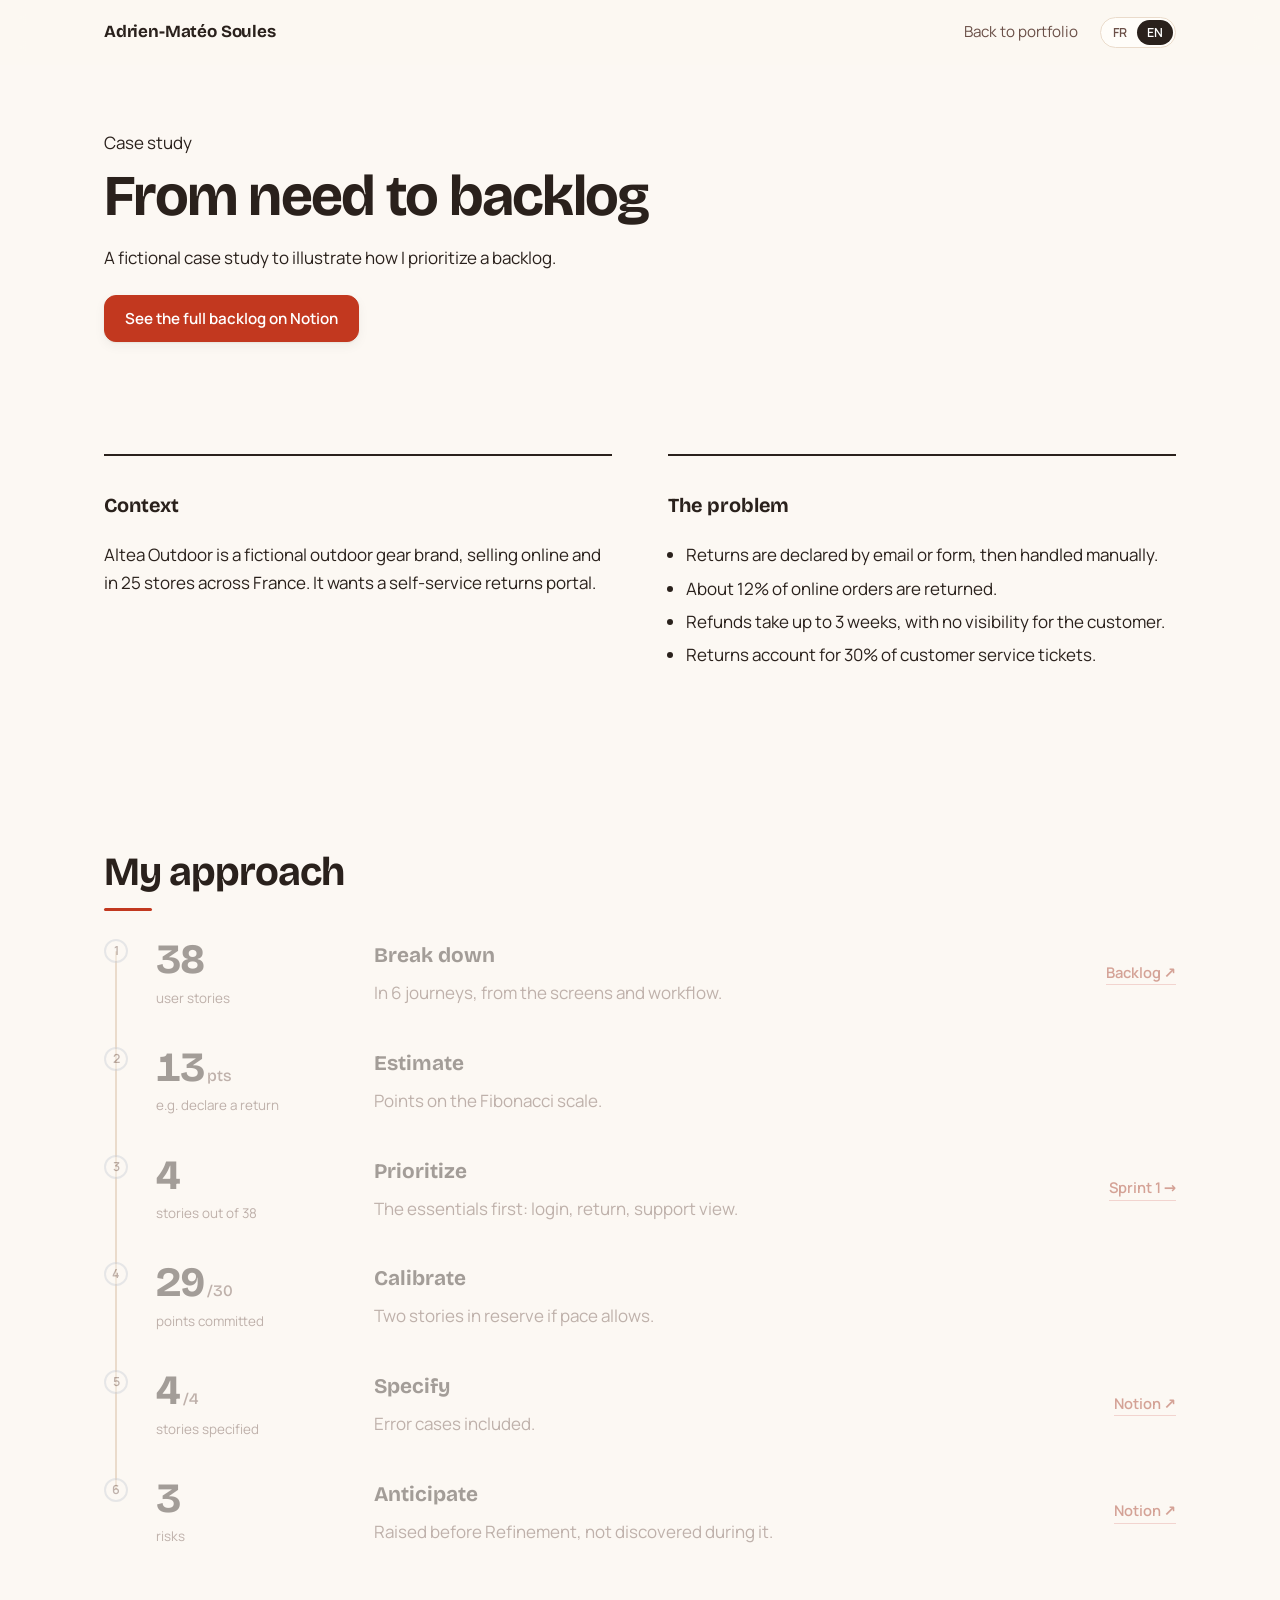
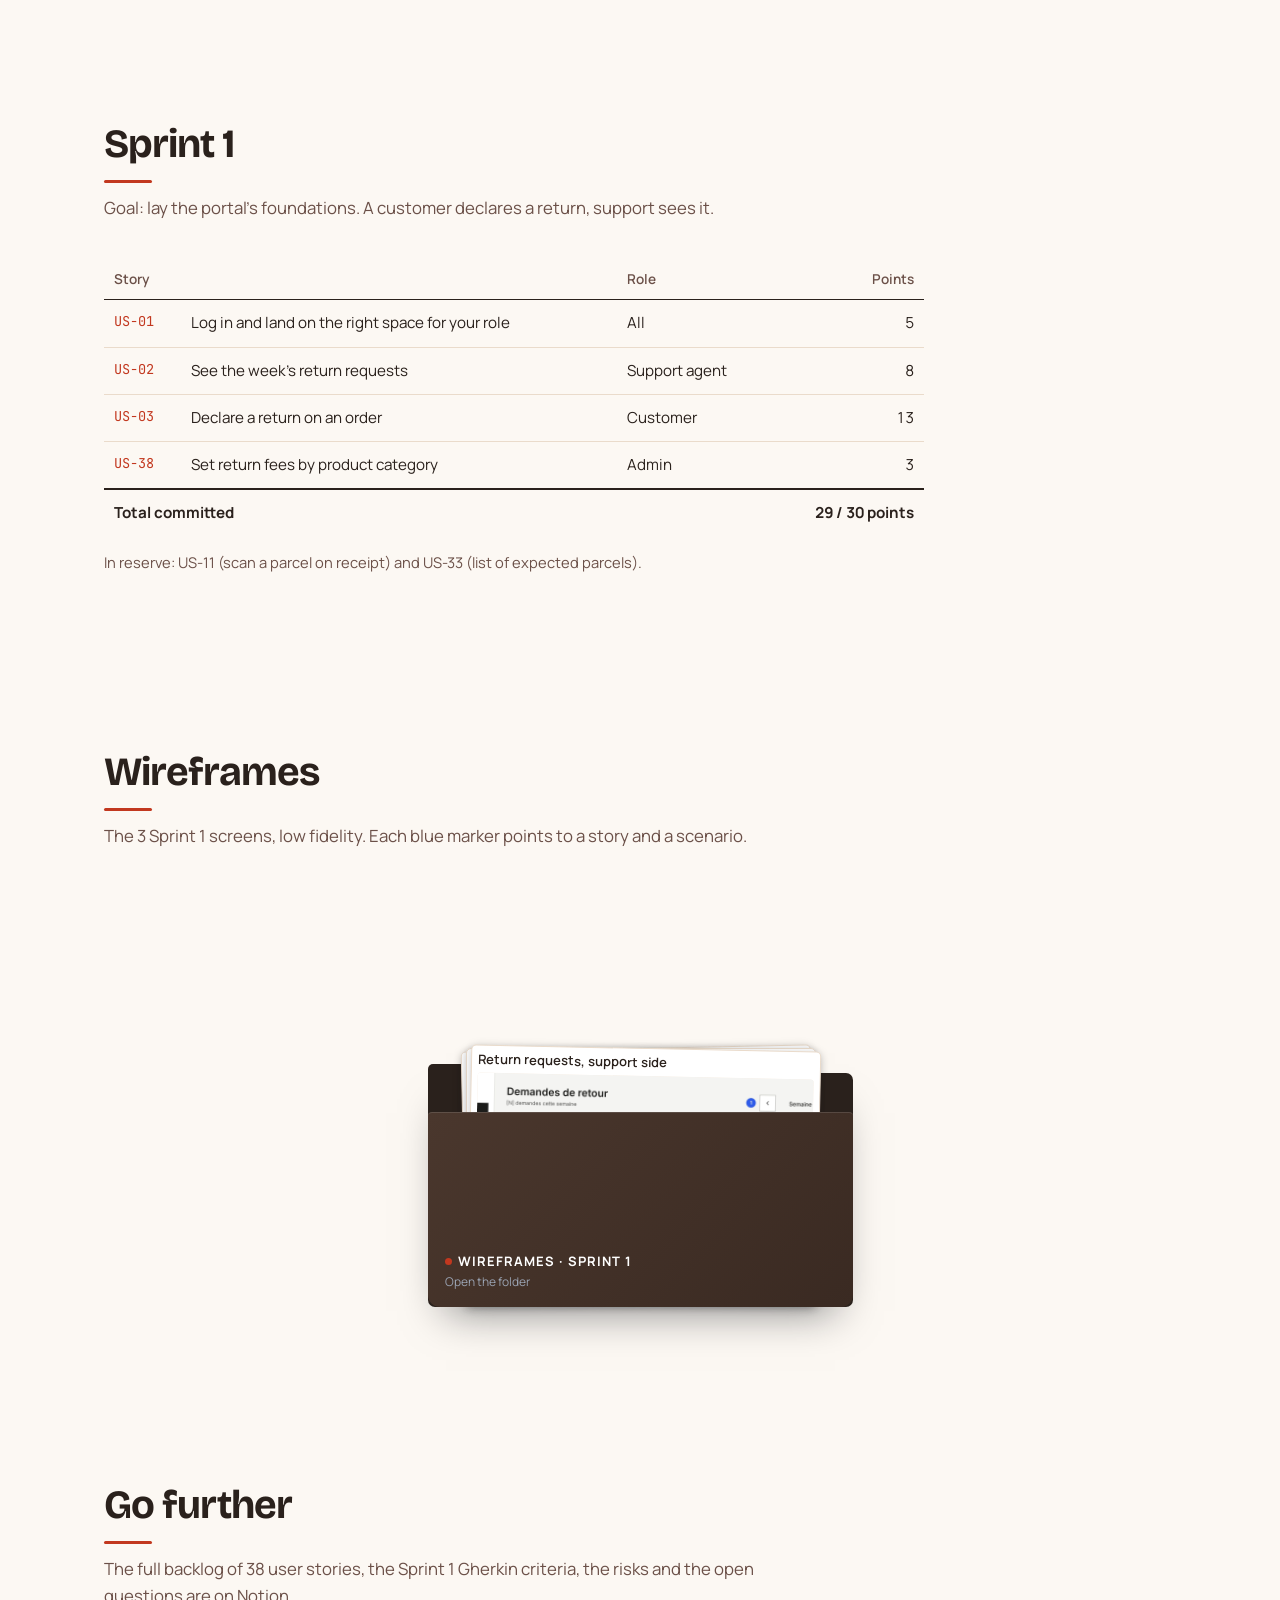
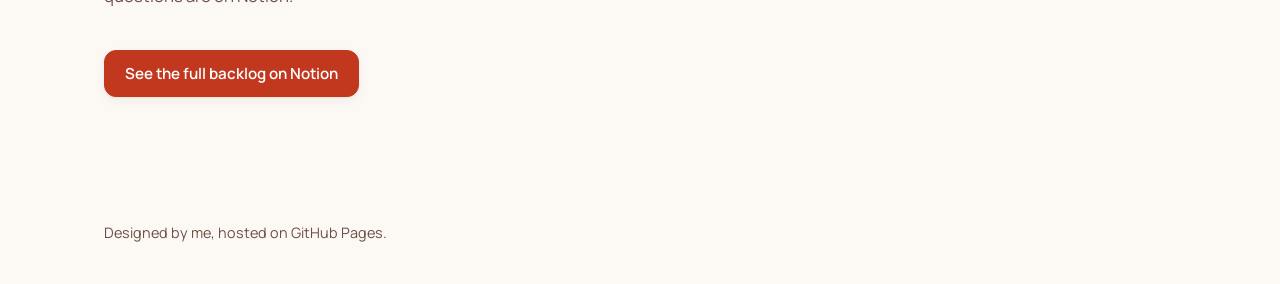
<file: backlog.html>
<!doctype html>
<html lang="fr">
<head>
  <meta charset="utf-8">
  <meta name="viewport" content="width=device-width, initial-scale=1">
  <title>Du besoin au backlog — Adrien-Matéo Soules</title>
  <meta name="description" content="Étude de cas : cadrage d'un portail de retours e-commerce, backlog de 38 user stories, Sprint 1 priorisé, critères Gherkin et wireframes.">
  <meta property="og:title" content="Du besoin au backlog — Adrien-Matéo Soules">
  <meta property="og:description" content="Étude de cas : cadrage d'un portail de retours e-commerce, backlog de 38 user stories, Sprint 1 priorisé, critères Gherkin et wireframes.">
  <meta property="og:image" content="https://adrienmateo-soules.com/images/photo.jpg">
  <link rel="icon" href="data:image/svg+xml,%3Csvg xmlns='http://www.w3.org/2000/svg' viewBox='0 0 32 32'%3E%3Crect width='32' height='32' rx='8' fill='%23C2381F'/%3E%3Ctext x='16' y='21.5' font-family='Arial' font-weight='700' font-size='14' fill='white' text-anchor='middle'%3EAS%3C/text%3E%3C/svg%3E">
  <link rel="stylesheet" href="css/fonts.css">
  <link rel="stylesheet" href="css/style.css">
</head>
<body data-page="backlog">
  <a class="skip" href="#main" data-i18n="ui.skip">Aller au contenu</a>
  <header class="topbar">
    <div class="wrap topbar-inner">
      <a class="brand" href="index.html" data-langlink="index.html">Adrien-Matéo Soules</a>
      <a class="back" href="index.html" data-langlink="index.html" data-hash="#work" data-i18n="ui.back">Retour au portfolio</a>
      <div class="lang" role="group" aria-label="Langue / Language">
        <button type="button" data-lang="fr" aria-pressed="true">FR</button>
        <button type="button" data-lang="en" aria-pressed="false">EN</button>
      </div>
    </div>
  </header>

  <main id="main">
    <div id="bl-root"></div>

    <section class="wrap project-hero">
      <span class="kind hero-in" data-i18n="backlog.kind"></span>
      <h1 class="hero-in" style="--i:1" data-i18n="backlog.title"></h1>
      <p class="pitch hero-in" style="--i:2" data-i18n="backlog.lead"></p>
      <div class="actions">
        <a class="btn primary notion-link" href="#" target="_blank" rel="noopener" data-i18n="backlog.notionCta"></a>
      </div>
    </section>

    <section class="section wrap">
      <div class="goals">
        <article class="goal">
          <h3 data-i18n="backlog.contextTitle"></h3>
          <p data-i18n="backlog.context"></p>
        </article>
        <article class="goal">
          <h3 data-i18n="backlog.problemTitle"></h3>
          <ul class="plain-list" id="bl-problem"></ul>
        </article>
      </div>
    </section>

    <section class="section wrap">
      <h2 data-i18n="backlog.approachTitle"></h2>
      <div class="ap" id="bl-ap"><div class="ap-trk" aria-hidden="true"><div class="ap-fil"></div></div><ol class="approach" id="bl-approach"></ol></div>
    </section>

    <section class="section wrap" id="sprint">
      <h2 data-i18n="backlog.sprintTitle"></h2>
      <p class="lead" data-i18n="backlog.sprintLead"></p>
      <div class="table-wrap sprint-wrap"><table class="sprint" id="bl-sprint"></table></div>
      <p class="reserve" data-i18n="backlog.reserve"></p>
    </section>

    <section class="section wrap">
      <h2 data-i18n="backlog.wfTitle"></h2>
      <p class="lead" data-i18n="backlog.wfLead"></p>
      <div id="bl-wf"></div>
    </section>

    <section class="section wrap more">
      <h2 data-i18n="backlog.moreTitle"></h2>
      <p class="lead" data-i18n="backlog.moreText"></p>
      <a class="btn primary notion-link" href="#" target="_blank" rel="noopener" data-i18n="backlog.notionCta"></a>
    </section>
  </main>

  <dialog class="modal wfbox" id="wf-modal" aria-labelledby="wf-title">
    <button type="button" class="modal-close" id="wf-close" data-i18n-label="ui.close" aria-label="Fermer">×</button>
    <div id="wf-body"></div>
  </dialog>

  <footer class="footer">
    <div class="wrap" data-i18n="footer"></div>
  </footer>

  <script src="js/content.js"></script>
  <script src="js/tools.js"></script>
  <script src="js/main.js"></script>
</body>
</html>
</file>
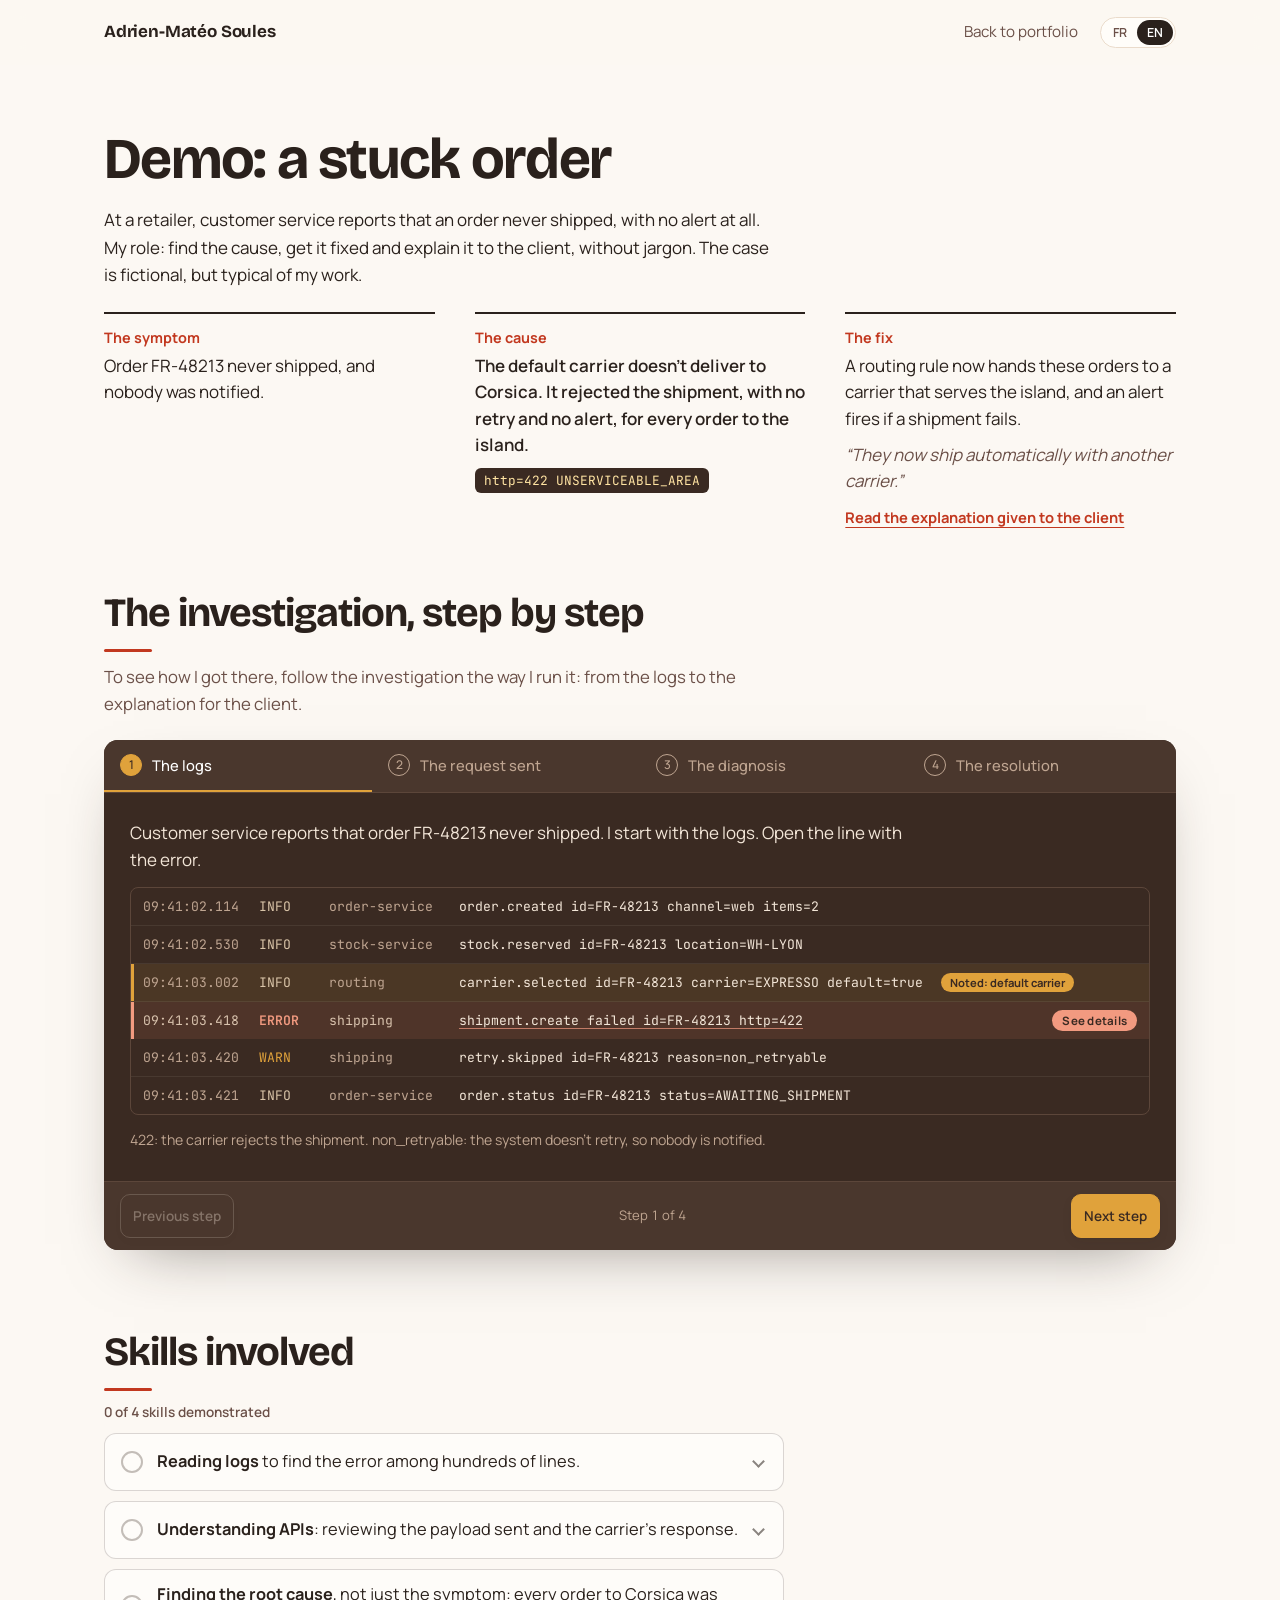
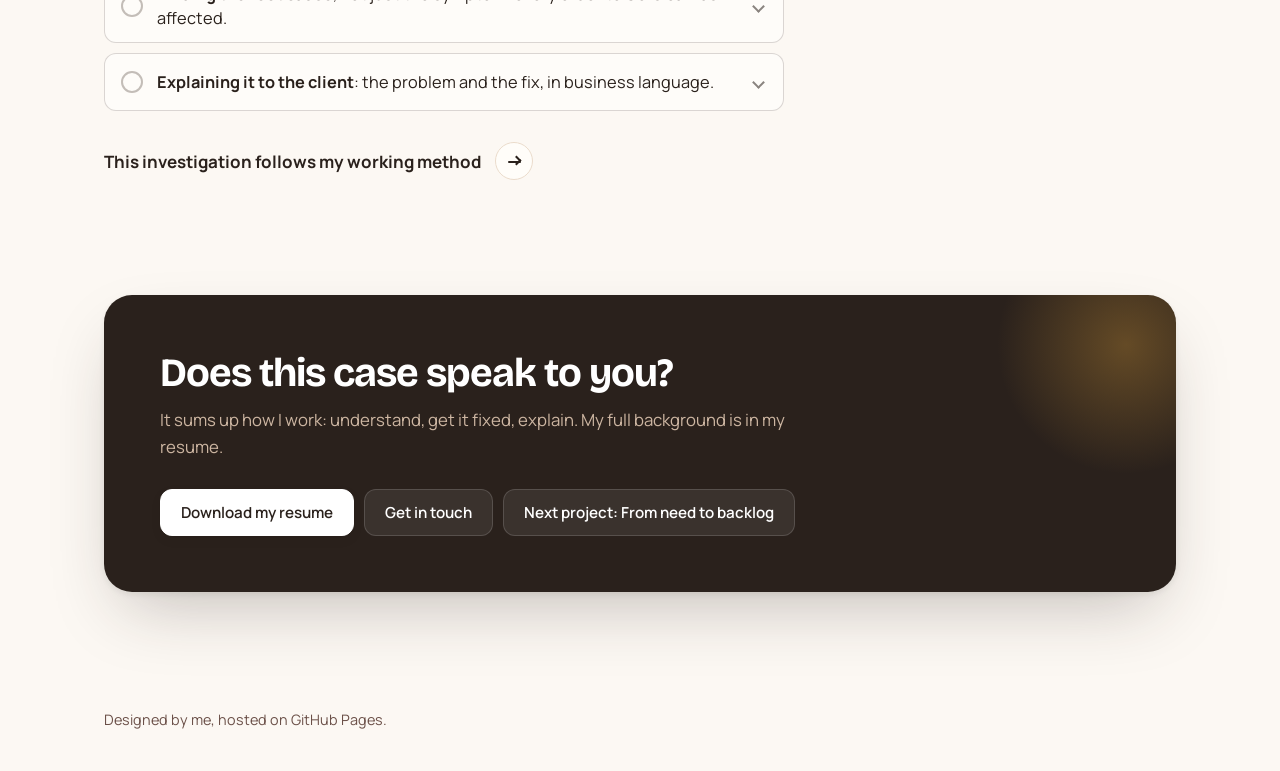
<file: demo.html>
<!doctype html>
<html lang="fr">
<head>
  <meta charset="utf-8">
  <meta name="viewport" content="width=device-width, initial-scale=1">
  <title>Démo : une commande bloquée — Adrien-Matéo Soules</title>
  <meta name="description" content="Une enquête pas à pas, des logs jusqu'à l'explication au client : un cas fictif mais typique de mon travail de Business Analyst IT.">
  <meta property="og:title" content="Démo : une commande bloquée — Adrien-Matéo Soules">
  <meta property="og:description" content="Une enquête pas à pas, des logs jusqu'à l'explication au client : un cas fictif mais typique de mon travail de Business Analyst IT.">
  <meta property="og:image" content="https://adrienmateo-soules.com/images/og-image.jpg">
  <link rel="icon" href="data:image/svg+xml,%3Csvg xmlns='http://www.w3.org/2000/svg' viewBox='0 0 32 32'%3E%3Crect width='32' height='32' rx='8' fill='%23C2381F'/%3E%3Ctext x='16' y='21.5' font-family='Arial' font-weight='700' font-size='14' fill='white' text-anchor='middle'%3EAS%3C/text%3E%3C/svg%3E">
  <link rel="stylesheet" href="css/fonts.css">
  <link rel="stylesheet" href="css/style.css">
</head>
<body data-page="demo">
  <a class="skip" href="#main" data-i18n="ui.skip">Aller au contenu</a>
  <header class="topbar">
    <div class="wrap topbar-inner">
      <a class="brand" href="index.html" data-langlink="index.html">Adrien-Matéo Soules</a>
      <a class="back" href="index.html" data-langlink="index.html" data-hash="#work" data-i18n="ui.back">Retour au portfolio</a>
      <div class="lang" role="group" aria-label="Langue / Language">
        <button type="button" data-lang="fr" aria-pressed="true">FR</button>
        <button type="button" data-lang="en" aria-pressed="false">EN</button>
      </div>
    </div>
  </header>

  <main id="main">
    <!-- l'essentiel d'abord : un recruteur qui ne clique pas repart avec le symptôme, la cause et la solution -->
    <section class="wrap project-hero demo-hero">
      <h1 class="hero-in" data-i18n="demo.title">Démo : une commande bloquée</h1>
      <p class="pitch hero-in" style="--i:1" data-i18n="demo.lead"></p>
      <dl class="demo-summary hero-in" style="--i:2" id="demo-summary"></dl>
    </section>

    <section class="section wrap demo-investigation" aria-labelledby="demo-inv-title">
      <h2 id="demo-inv-title" data-i18n="demo.investigationTitle"></h2>
      <p class="lead" data-i18n="demo.investigationLead"></p>
      <div class="console" id="console">
        <div class="steps" id="demo-steps" role="tablist" data-i18n-label="demo.stepsLabel"></div>
        <div class="console-body" id="demo-body" role="tabpanel" tabindex="-1"></div>
        <div class="console-foot">
          <button type="button" class="btn small" id="demo-prev" data-i18n="demo.prev"></button>
          <span class="step-count" id="demo-count" aria-hidden="true"></span>
          <button type="button" class="btn small primary" id="demo-next" data-i18n="demo.next"></button>
        </div>
        <p class="sr-only" id="demo-status" aria-live="polite"></p>
      </div>
    </section>

    <section class="section wrap">
      <h2 class="reveal" id="demo-proves-title" tabindex="-1" data-i18n="demo.provesTitle"></h2>
      <p class="proves-count reveal" id="demo-proves-count"></p>
      <ul class="demo-proves reveal" id="demo-proves"></ul>
      <a class="demo-method reveal" href="methode.html" data-langlink="methode.html"><span data-i18n="demo.methodLink"></span><span class="pj-arrow" aria-hidden="true"></span></a>
    </section>

    <section class="section wrap demo-end">
      <div class="contact-card">
        <h2 data-i18n="demo.endTitle"></h2>
        <p class="lead" data-i18n="demo.endLead"></p>
        <div class="actions">
          <a class="btn primary" data-cv href="#" download hidden data-i18n="hero.ctaCv"></a>
          <a class="btn" data-href="mail" href="#" data-i18n="hero.ctaContact"></a>
          <a class="btn" href="backlog.html" data-langlink="backlog.html" data-i18n="demo.nextProject"></a>
        </div>
      </div>
    </section>
  </main>

  <footer class="footer">
    <div class="wrap" data-i18n="footer"></div>
  </footer>

  <script src="js/content.js"></script>
  <script src="js/tools.js"></script>
  <script src="js/main.js"></script>
</body>
</html>
</file>
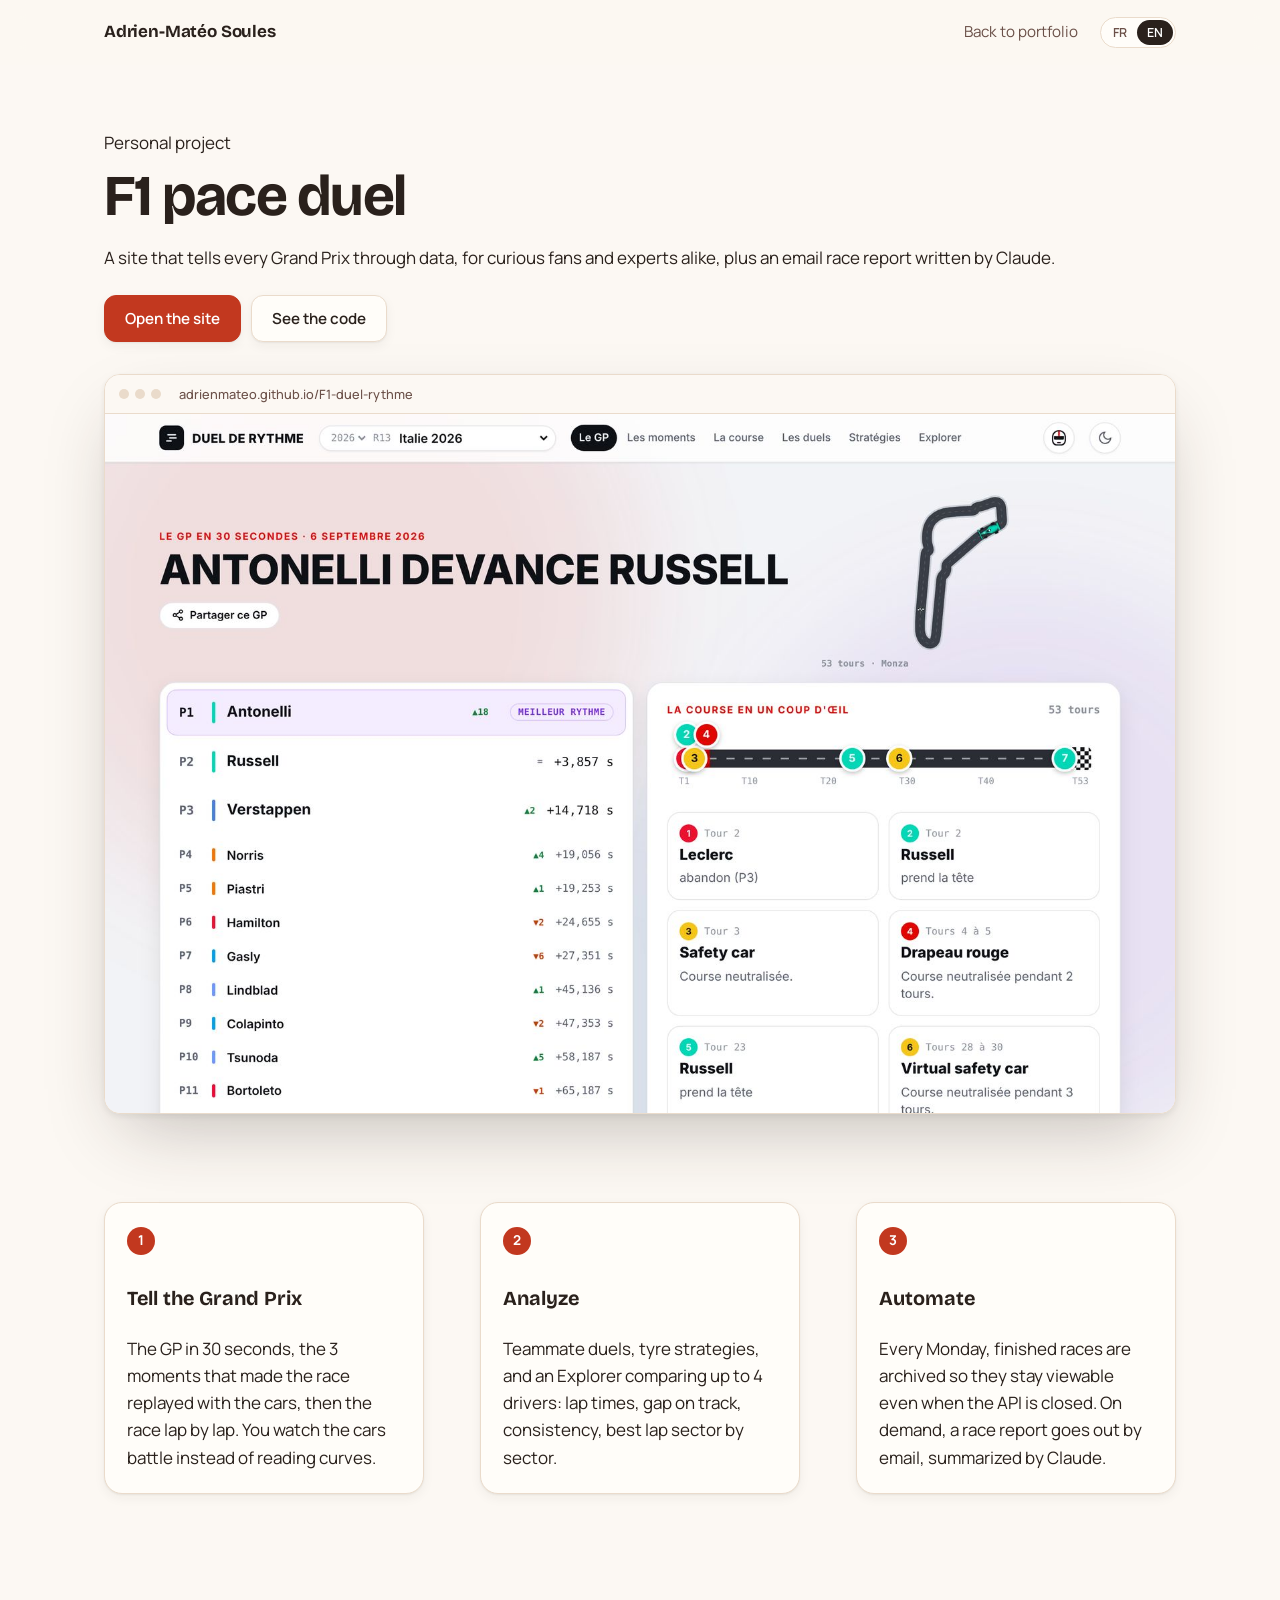
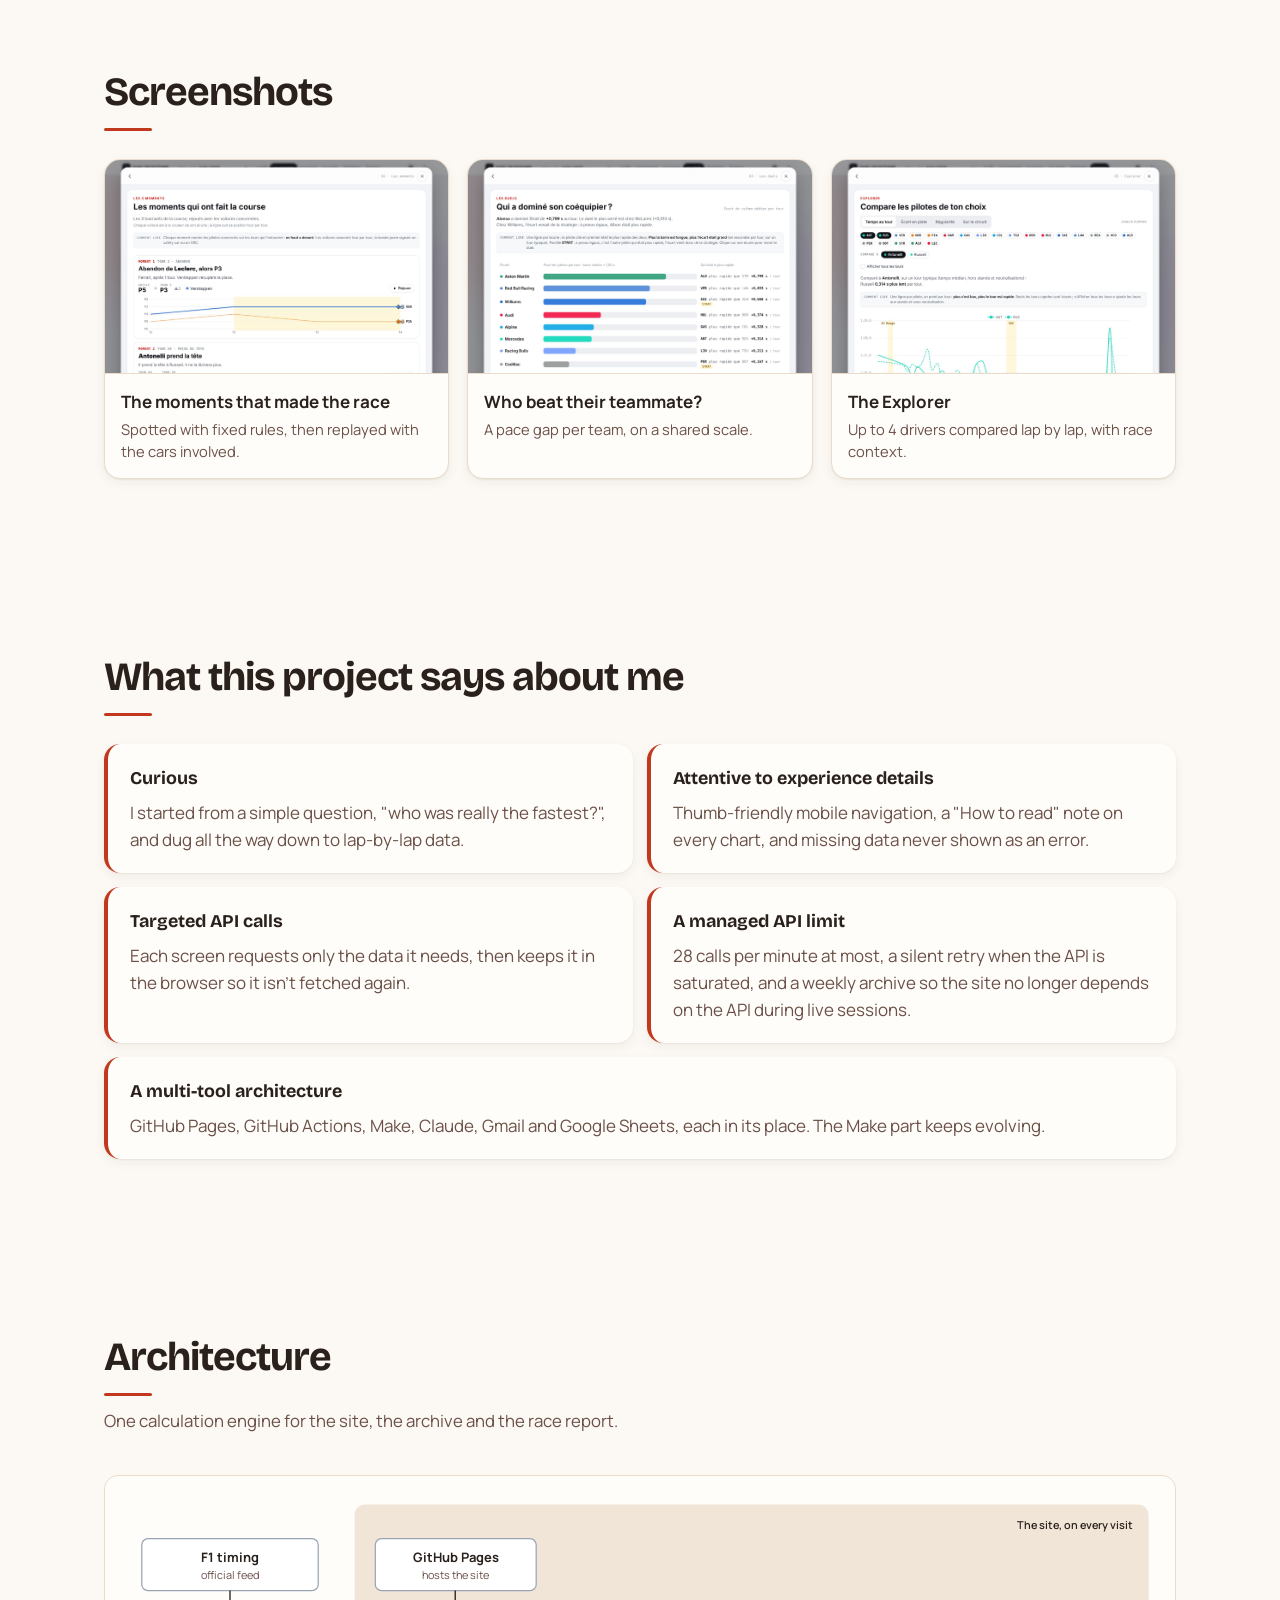
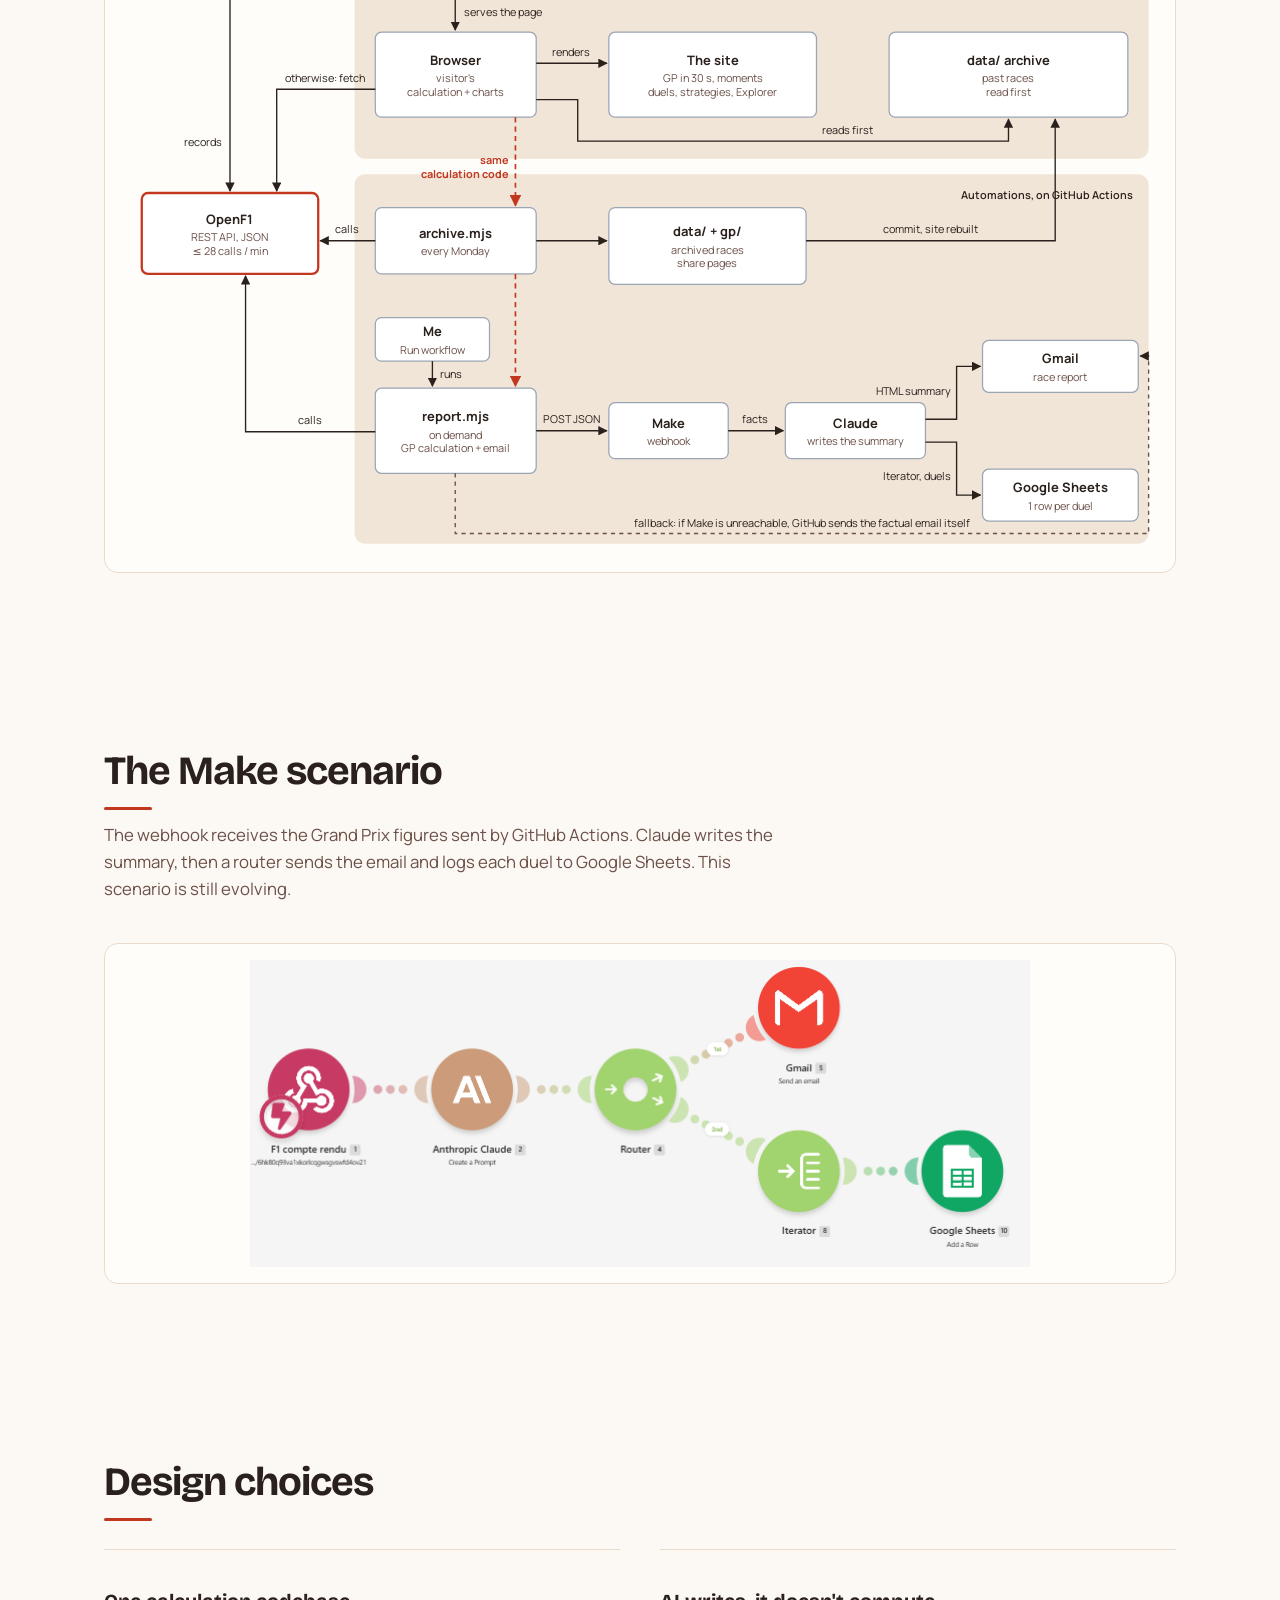
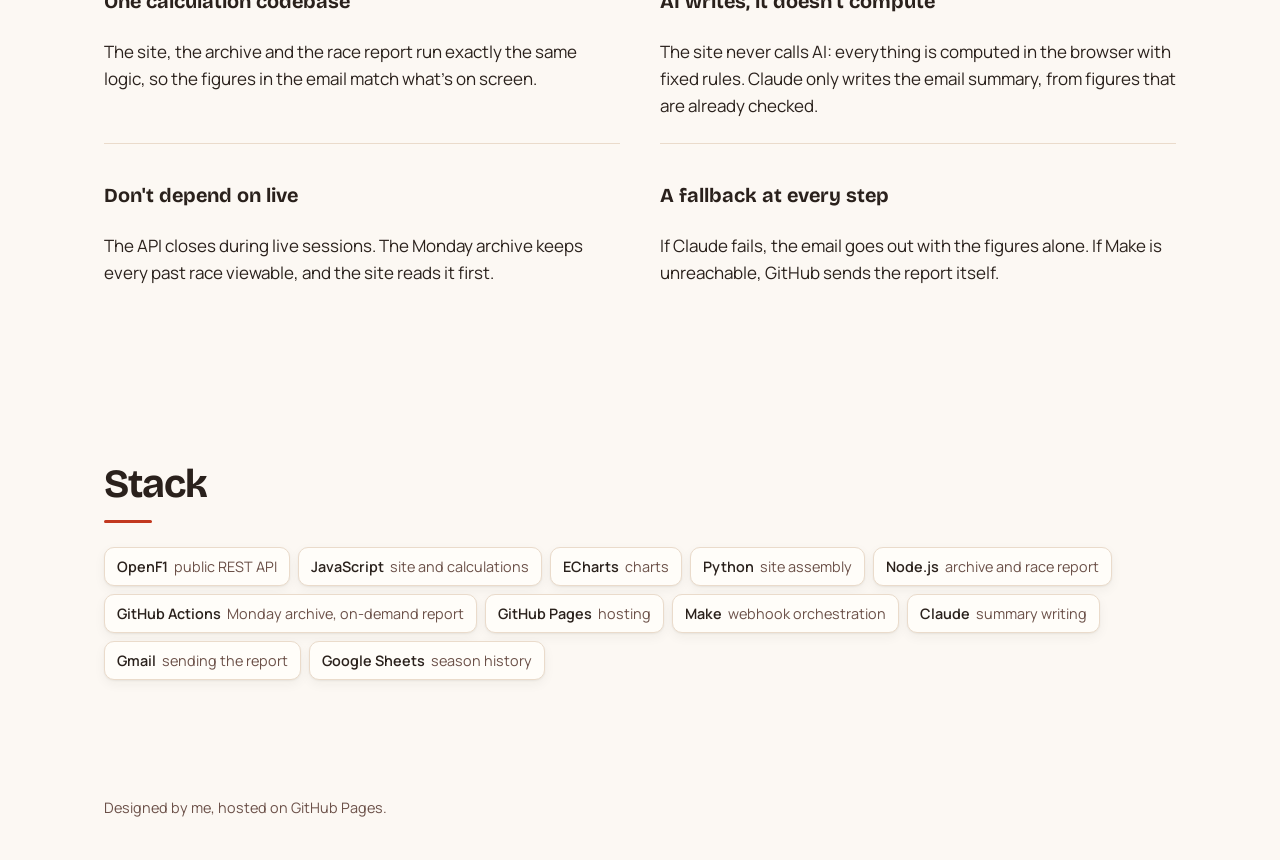
<file: f1.html>
<!doctype html>
<html lang="fr">
<head>
  <meta charset="utf-8">
  <meta name="viewport" content="width=device-width, initial-scale=1">
  <title>Duel de rythme F1 — Adrien-Matéo Soules</title>
  <meta name="description" content="Un dashboard pour comparer les pilotes de F1 au-delà du classement, et une automatisation qui résume chaque Grand Prix par mail.">
  <meta property="og:title" content="Analyse de performance F1 — Adrien-Matéo Soules">
  <meta property="og:description" content="Un dashboard pour comparer les pilotes de F1 au-delà du classement, et une automatisation qui résume chaque Grand Prix par mail.">
  <meta property="og:image" content="https://adrienmateo-soules.com/images/photo.jpg">
  <link rel="icon" href="data:image/svg+xml,%3Csvg xmlns='http://www.w3.org/2000/svg' viewBox='0 0 32 32'%3E%3Crect width='32' height='32' rx='8' fill='%23C2381F'/%3E%3Ctext x='16' y='21.5' font-family='Arial' font-weight='700' font-size='14' fill='white' text-anchor='middle'%3EAS%3C/text%3E%3C/svg%3E">
  <link rel="stylesheet" href="css/fonts.css">
  <link rel="stylesheet" href="css/style.css">
</head>
<body data-page="f1">
  <a class="skip" href="#main" data-i18n="ui.skip">Aller au contenu</a>
  <header class="topbar">
    <div class="wrap topbar-inner">
      <a class="brand" href="index.html" data-langlink="index.html">Adrien-Matéo Soules</a>
      <a class="back" href="index.html" data-langlink="index.html" data-hash="#work" data-i18n="ui.back">Retour au portfolio</a>
      <div class="lang" role="group" aria-label="Langue / Language">
        <button type="button" data-lang="fr" aria-pressed="true">FR</button>
        <button type="button" data-lang="en" aria-pressed="false">EN</button>
      </div>
    </div>
  </header>

  <main id="main">
    <div id="f1-root"></div>

    <section class="wrap project-hero">
      <span class="kind hero-in" data-i18n="f1.kind"></span>
      <h1 class="hero-in" style="--i:1" data-i18n="f1.title"></h1>
      <p class="pitch hero-in" style="--i:2" data-i18n="f1.lead"></p>
      <div class="actions hero-in" style="--i:3">
        <a class="btn primary" data-href="dashboardF1" href="https://adrienmateo.github.io/F1-duel-rythme/" target="_blank" rel="noopener" data-i18n="f1.open"></a>
        <a class="btn" data-href="repoF1" href="https://github.com/adrienmateo/F1-duel-rythme" target="_blank" rel="noopener" data-i18n="f1.code"></a>
      </div>
    </section>

    <section class="wrap">
      <figure class="browser-frame hero-in" style="--i:4">
        <span class="bf-bar" aria-hidden="true"><i></i><i></i><i></i><b>adrienmateo.github.io/F1-duel-rythme</b></span>
        <img id="f1-hero-img" src="images/f1-gp.jpg" alt="" width="1600" height="1046">
      </figure>
    </section>

    <section class="section wrap">
      <div class="goals goals-3" id="f1-goals"></div>
    </section>

    <section class="section wrap">
      <h2 class="reveal" data-i18n="f1.galleryTitle"></h2>
      <div class="gallery reveal" id="f1-gallery"></div>
    </section>

    <section class="section wrap">
      <h2 class="reveal" data-i18n="f1.traitsTitle"></h2>
      <ul class="traits reveal" id="f1-traits"></ul>
    </section>

    <section class="section wrap">
      <div class="reveal">
        <h2 data-i18n="f1.archTitle"></h2>
        <p class="lead" data-i18n="f1.archLead"></p>
      </div>
      <div class="arch-wrap reveal" id="f1-arch"></div>
      <p class="scroll-hint" data-i18n="f1.scrollHint"></p>
    </section>

    <section class="section wrap">
      <div class="reveal">
        <h2 data-i18n="f1.makeTitle"></h2>
        <p class="lead" data-i18n="f1.makeText"></p>
      </div>
      <figure class="shot reveal"><img id="f1-make-img" src="images/make-f1.png" alt="" width="777" height="306" loading="lazy"></figure>
    </section>

    <section class="section wrap">
      <h2 class="reveal" data-i18n="f1.choicesTitle"></h2>
      <ul class="choices choices-4 reveal" id="f1-choices"></ul>
    </section>

    <section class="section wrap">
      <h2 class="reveal" data-i18n="f1.stackTitle"></h2>
      <ul class="tools reveal" id="f1-stack"></ul>
    </section>
  </main>

  <footer class="footer">
    <div class="wrap" data-i18n="footer"></div>
  </footer>

  <script src="js/content.js"></script>
  <script src="js/tools.js"></script>
  <script src="js/main.js"></script>
</body>
</html>
</file>
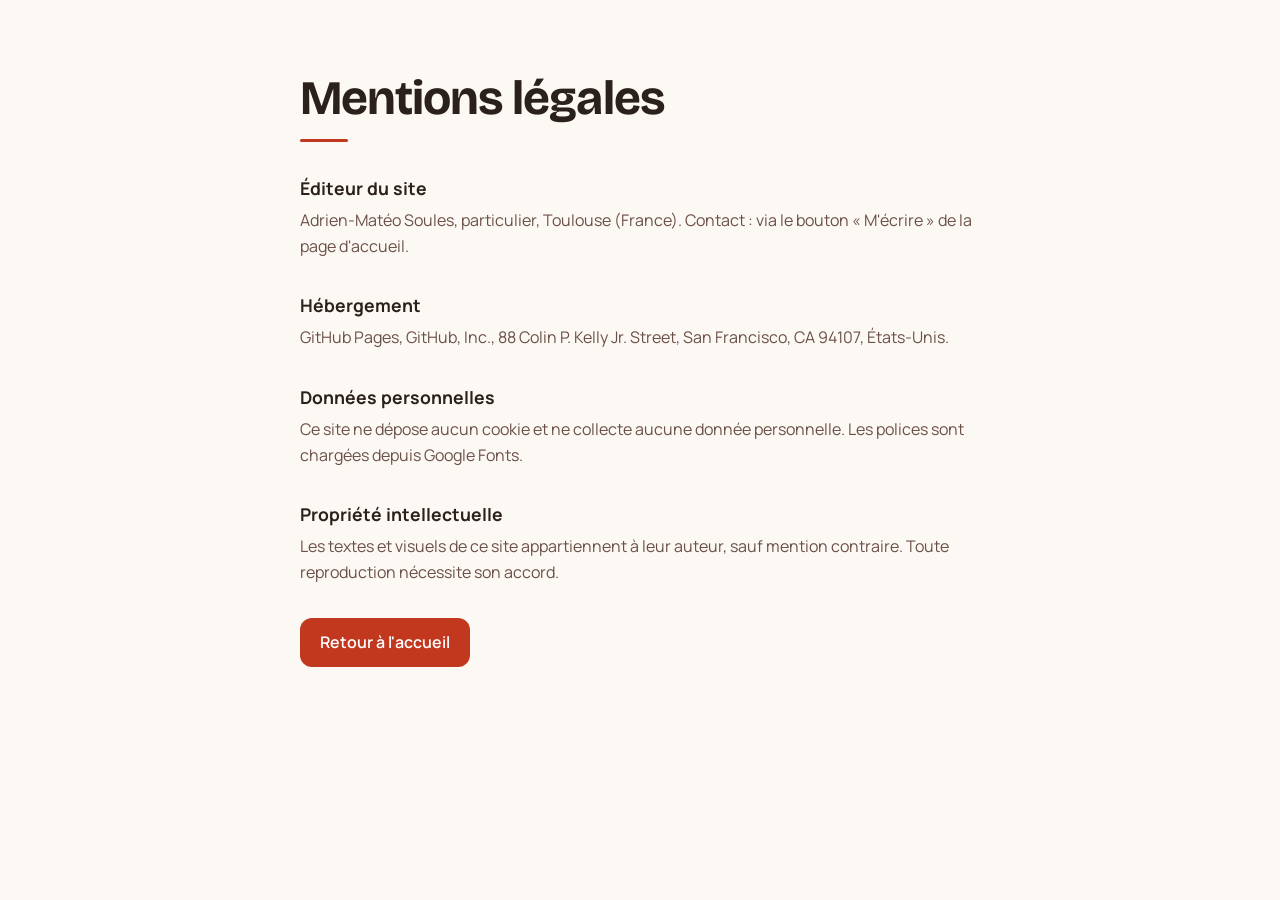
<file: mentions-legales.html>
<!doctype html>
<html lang="fr">
<head>
  <meta charset="utf-8">
  <meta name="viewport" content="width=device-width, initial-scale=1">
  <title>Mentions légales — Adrien-Matéo Soules</title>
  <meta name="robots" content="noindex">
  <link rel="icon" href="data:image/svg+xml,%3Csvg xmlns='http://www.w3.org/2000/svg' viewBox='0 0 32 32'%3E%3Crect width='32' height='32' rx='8' fill='%23C2381F'/%3E%3Ctext x='16' y='21.5' font-family='Arial' font-weight='700' font-size='14' fill='white' text-anchor='middle'%3EAS%3C/text%3E%3C/svg%3E">
  <link rel="stylesheet" href="css/fonts.css">
  <style>
    body { margin: 0; font-family: "Manrope", system-ui, sans-serif; background: #FCF8F3; color: #2A211C; line-height: 1.6; }
    main { max-width: 680px; margin: 0 auto; padding: 72px 24px; }
    h1 { font-family: "Bricolage Grotesque", "Manrope", sans-serif; font-size: clamp(2rem, 6vw, 3rem); letter-spacing: -.02em; line-height: 1.1; margin: 0 0 16px; }
    h1::after { content: ""; display: block; width: 48px; height: 3px; border-radius: 3px; background: #C2381F; margin-top: 14px; }
    h2 { font-size: 1.1rem; margin: 32px 0 6px; }
    p { color: #6B5048; margin: 0 0 12px; }
    a.btn { display: inline-flex; margin-top: 20px; padding: 12px 20px; border-radius: 12px; background: #C2381F; color: #fff; font-weight: 600; text-decoration: none; }
    a { color: #2A211C; }
  </style>
</head>
<body>
  <main>
    <h1>Mentions légales</h1>
    <h2>Éditeur du site</h2>
    <p>Adrien-Matéo Soules, particulier, Toulouse (France). Contact : via le bouton « M'écrire » de la page d'accueil.</p>
    <h2>Hébergement</h2>
    <p>GitHub Pages, GitHub, Inc., 88 Colin P. Kelly Jr. Street, San Francisco, CA 94107, États-Unis.</p>
    <h2>Données personnelles</h2>
    <p>Ce site ne dépose aucun cookie et ne collecte aucune donnée personnelle. Les polices sont chargées depuis Google Fonts.</p>
    <h2>Propriété intellectuelle</h2>
    <p>Les textes et visuels de ce site appartiennent à leur auteur, sauf mention contraire. Toute reproduction nécessite son accord.</p>
    <a class="btn" href="index.html">Retour à l'accueil</a></main>
</body>
</html>
</file>
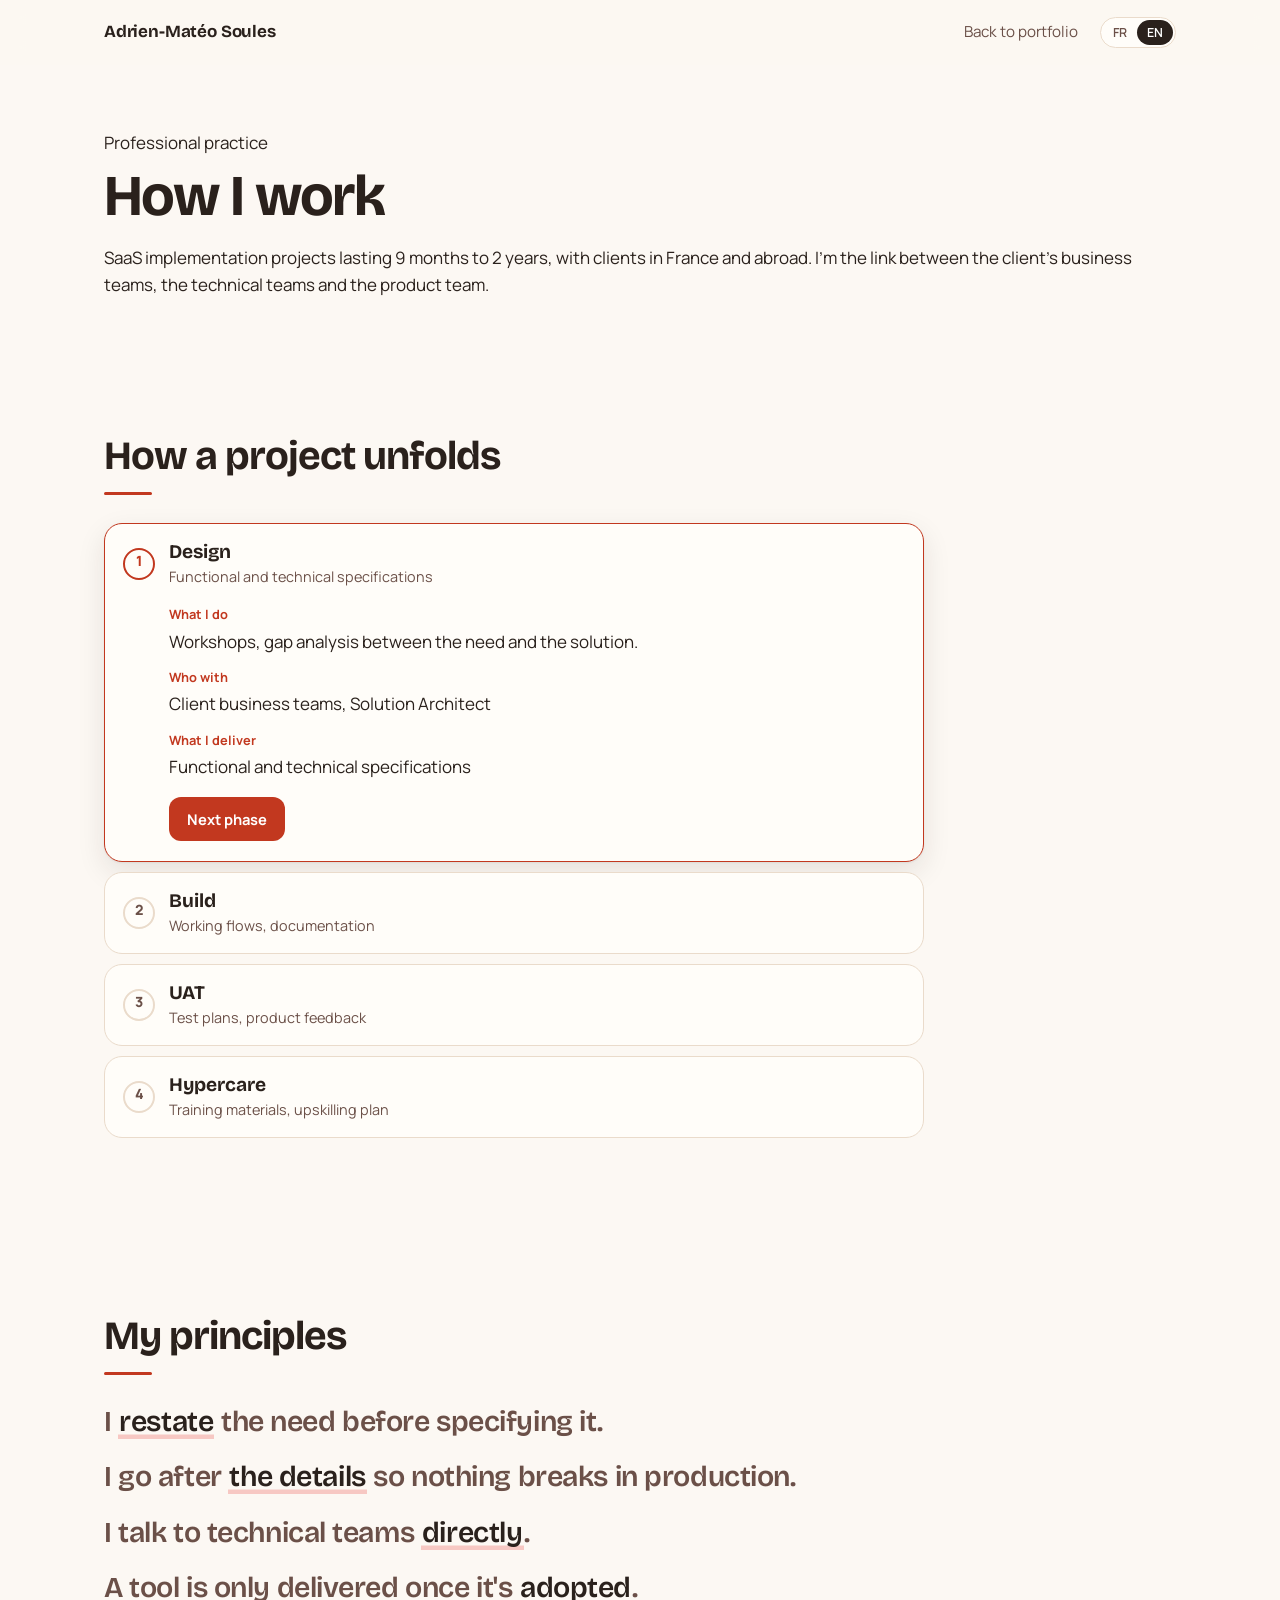
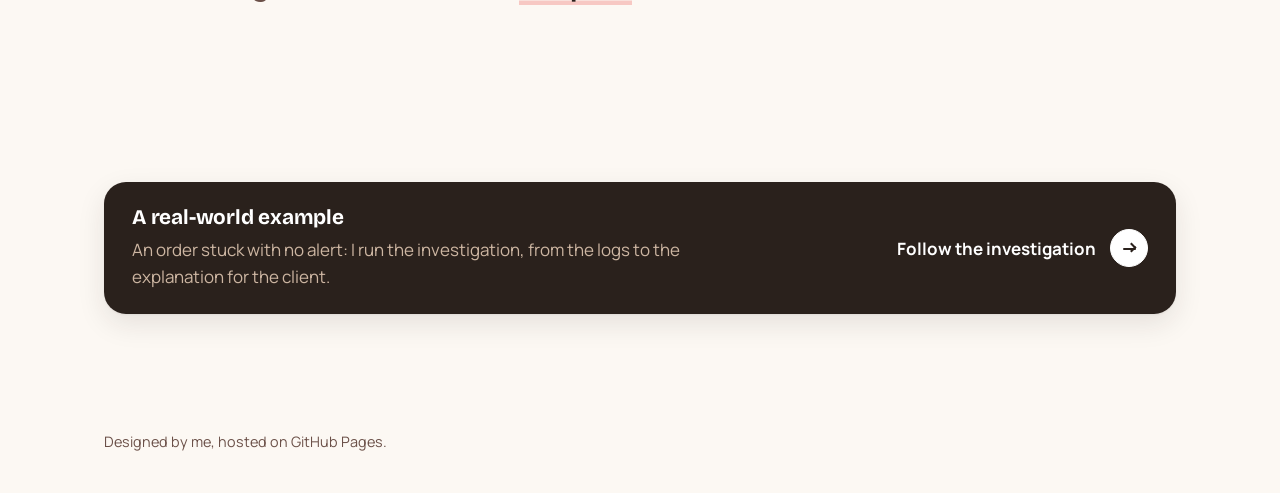
<file: methode.html>
<!doctype html>
<html lang="fr">
<head>
  <meta charset="utf-8">
  <meta name="viewport" content="width=device-width, initial-scale=1">
  <title>Ma méthode de travail — Adrien-Matéo Soules</title>
  <meta name="description" content="Comment je mène un projet d'implémentation SaaS, de la conception à l'hypercare.">
  <meta property="og:title" content="Ma méthode de travail — Adrien-Matéo Soules">
  <meta property="og:description" content="Comment je mène un projet d'implémentation SaaS, de la conception à l'hypercare.">
  <meta property="og:image" content="https://adrienmateo-soules.com/images/photo.jpg">
  <link rel="icon" href="data:image/svg+xml,%3Csvg xmlns='http://www.w3.org/2000/svg' viewBox='0 0 32 32'%3E%3Crect width='32' height='32' rx='8' fill='%23C2381F'/%3E%3Ctext x='16' y='21.5' font-family='Arial' font-weight='700' font-size='14' fill='white' text-anchor='middle'%3EAS%3C/text%3E%3C/svg%3E">
  <link rel="stylesheet" href="css/fonts.css">
  <link rel="stylesheet" href="css/style.css">
</head>
<body data-page="methode">
  <a class="skip" href="#main" data-i18n="ui.skip">Aller au contenu</a>
  <header class="topbar">
    <div class="wrap topbar-inner">
      <a class="brand" href="index.html" data-langlink="index.html">Adrien-Matéo Soules</a>
      <a class="back" href="index.html" data-langlink="index.html" data-hash="#work" data-i18n="ui.back">Retour au portfolio</a>
      <div class="lang" role="group" aria-label="Langue / Language">
        <button type="button" data-lang="fr" aria-pressed="true">FR</button>
        <button type="button" data-lang="en" aria-pressed="false">EN</button>
      </div>
    </div>
  </header>

  <main id="main">
    <div id="me-root"></div>
    <section class="wrap project-hero">
      <span class="kind hero-in" data-i18n="methode.kind"></span>
      <h1 class="hero-in" style="--i:1" data-i18n="methode.title"></h1>
      <p class="pitch hero-in" style="--i:2" data-i18n="methode.lead"></p>
    </section>

    <section class="section wrap">
      <h2 class="reveal" data-i18n="methode.phasesTitle"></h2>
      <ol class="st-list" id="me-phases"></ol>
    </section>

    <section class="section wrap">
      <h2 class="reveal" data-i18n="methode.principlesTitle"></h2>
      <ul class="principles reveal" id="me-principles"></ul>
    </section>

    <section class="section wrap">
      <a class="example-link reveal" href="demo.html" data-langlink="demo.html">
        <span class="example-txt"><b data-i18n="methode.demoTitle"></b><span data-i18n="methode.demoLead"></span></span>
        <span class="example-cta"><span data-i18n="methode.demoCta"></span><span class="pj-arrow" aria-hidden="true"></span></span>
      </a>
    </section>
  </main>

  <footer class="footer">
    <div class="wrap" data-i18n="footer"></div>
  </footer>

  <script src="js/content.js"></script>
  <script src="js/tools.js"></script>
  <script src="js/main.js"></script>
</body>
</html>
</file>
<file: css/fonts.css>
/* Polices servies par le site (Bricolage Grotesque, Manrope, JetBrains Mono, licence SIL OFL 1.1, voir fonts/LICENCES.txt).
   latin-ext ne se télécharge que si une page en a besoin. */
/* latin-ext */
@font-face {
  font-family: 'Bricolage Grotesque';
  font-style: normal;
  font-weight: 500 800;
  font-stretch: 100%;
  font-display: swap;
  src: url(../fonts/bricolage-grotesque-latin-ext.woff2) format('woff2');
  unicode-range: U+0100-02BA, U+02BD-02C5, U+02C7-02CC, U+02CE-02D7, U+02DD-02FF, U+0304, U+0308, U+0329, U+1D00-1DBF, U+1E00-1E9F, U+1EF2-1EFF, U+2020, U+20A0-20AB, U+20AD-20C4, U+2113, U+2C60-2C7F, U+A720-A7FF;
}
/* latin */
@font-face {
  font-family: 'Bricolage Grotesque';
  font-style: normal;
  font-weight: 500 800;
  font-stretch: 100%;
  font-display: swap;
  src: url(../fonts/bricolage-grotesque-latin.woff2) format('woff2');
  unicode-range: U+0000-00FF, U+0131, U+0152-0153, U+02BB-02BC, U+02C6, U+02DA, U+02DC, U+0304, U+0308, U+0329, U+2000-206F, U+20AC, U+2122, U+2191, U+2193, U+2212, U+2215, U+FEFF, U+FFFD;
}
/* latin-ext */
@font-face {
  font-family: 'JetBrains Mono';
  font-style: normal;
  font-weight: 400;
  font-display: swap;
  src: url(../fonts/jetbrains-mono-latin-ext.woff2) format('woff2');
  unicode-range: U+0100-02BA, U+02BD-02C5, U+02C7-02CC, U+02CE-02D7, U+02DD-02FF, U+0304, U+0308, U+0329, U+1D00-1DBF, U+1E00-1E9F, U+1EF2-1EFF, U+2020, U+20A0-20AB, U+20AD-20C4, U+2113, U+2C60-2C7F, U+A720-A7FF;
}
/* latin */
@font-face {
  font-family: 'JetBrains Mono';
  font-style: normal;
  font-weight: 400;
  font-display: swap;
  src: url(../fonts/jetbrains-mono-latin.woff2) format('woff2');
  unicode-range: U+0000-00FF, U+0131, U+0152-0153, U+02BB-02BC, U+02C6, U+02DA, U+02DC, U+0304, U+0308, U+0329, U+2000-206F, U+20AC, U+2122, U+2191, U+2193, U+2212, U+2215, U+FEFF, U+FFFD;
}
/* latin-ext */
@font-face {
  font-family: 'JetBrains Mono';
  font-style: normal;
  font-weight: 600;
  font-display: swap;
  src: url(../fonts/jetbrains-mono-latin-ext.woff2) format('woff2');
  unicode-range: U+0100-02BA, U+02BD-02C5, U+02C7-02CC, U+02CE-02D7, U+02DD-02FF, U+0304, U+0308, U+0329, U+1D00-1DBF, U+1E00-1E9F, U+1EF2-1EFF, U+2020, U+20A0-20AB, U+20AD-20C4, U+2113, U+2C60-2C7F, U+A720-A7FF;
}
/* latin */
@font-face {
  font-family: 'JetBrains Mono';
  font-style: normal;
  font-weight: 600;
  font-display: swap;
  src: url(../fonts/jetbrains-mono-latin.woff2) format('woff2');
  unicode-range: U+0000-00FF, U+0131, U+0152-0153, U+02BB-02BC, U+02C6, U+02DA, U+02DC, U+0304, U+0308, U+0329, U+2000-206F, U+20AC, U+2122, U+2191, U+2193, U+2212, U+2215, U+FEFF, U+FFFD;
}
/* latin-ext */
@font-face {
  font-family: 'Manrope';
  font-style: normal;
  font-weight: 400;
  font-display: swap;
  src: url(../fonts/manrope-latin-ext.woff2) format('woff2');
  unicode-range: U+0100-02BA, U+02BD-02C5, U+02C7-02CC, U+02CE-02D7, U+02DD-02FF, U+0304, U+0308, U+0329, U+1D00-1DBF, U+1E00-1E9F, U+1EF2-1EFF, U+2020, U+20A0-20AB, U+20AD-20C4, U+2113, U+2C60-2C7F, U+A720-A7FF;
}
/* latin */
@font-face {
  font-family: 'Manrope';
  font-style: normal;
  font-weight: 400;
  font-display: swap;
  src: url(../fonts/manrope-latin.woff2) format('woff2');
  unicode-range: U+0000-00FF, U+0131, U+0152-0153, U+02BB-02BC, U+02C6, U+02DA, U+02DC, U+0304, U+0308, U+0329, U+2000-206F, U+20AC, U+2122, U+2191, U+2193, U+2212, U+2215, U+FEFF, U+FFFD;
}
/* latin-ext */
@font-face {
  font-family: 'Manrope';
  font-style: normal;
  font-weight: 500;
  font-display: swap;
  src: url(../fonts/manrope-latin-ext.woff2) format('woff2');
  unicode-range: U+0100-02BA, U+02BD-02C5, U+02C7-02CC, U+02CE-02D7, U+02DD-02FF, U+0304, U+0308, U+0329, U+1D00-1DBF, U+1E00-1E9F, U+1EF2-1EFF, U+2020, U+20A0-20AB, U+20AD-20C4, U+2113, U+2C60-2C7F, U+A720-A7FF;
}
/* latin */
@font-face {
  font-family: 'Manrope';
  font-style: normal;
  font-weight: 500;
  font-display: swap;
  src: url(../fonts/manrope-latin.woff2) format('woff2');
  unicode-range: U+0000-00FF, U+0131, U+0152-0153, U+02BB-02BC, U+02C6, U+02DA, U+02DC, U+0304, U+0308, U+0329, U+2000-206F, U+20AC, U+2122, U+2191, U+2193, U+2212, U+2215, U+FEFF, U+FFFD;
}
/* latin-ext */
@font-face {
  font-family: 'Manrope';
  font-style: normal;
  font-weight: 600;
  font-display: swap;
  src: url(../fonts/manrope-latin-ext.woff2) format('woff2');
  unicode-range: U+0100-02BA, U+02BD-02C5, U+02C7-02CC, U+02CE-02D7, U+02DD-02FF, U+0304, U+0308, U+0329, U+1D00-1DBF, U+1E00-1E9F, U+1EF2-1EFF, U+2020, U+20A0-20AB, U+20AD-20C4, U+2113, U+2C60-2C7F, U+A720-A7FF;
}
/* latin */
@font-face {
  font-family: 'Manrope';
  font-style: normal;
  font-weight: 600;
  font-display: swap;
  src: url(../fonts/manrope-latin.woff2) format('woff2');
  unicode-range: U+0000-00FF, U+0131, U+0152-0153, U+02BB-02BC, U+02C6, U+02DA, U+02DC, U+0304, U+0308, U+0329, U+2000-206F, U+20AC, U+2122, U+2191, U+2193, U+2212, U+2215, U+FEFF, U+FFFD;
}
/* latin-ext */
@font-face {
  font-family: 'Manrope';
  font-style: normal;
  font-weight: 700;
  font-display: swap;
  src: url(../fonts/manrope-latin-ext.woff2) format('woff2');
  unicode-range: U+0100-02BA, U+02BD-02C5, U+02C7-02CC, U+02CE-02D7, U+02DD-02FF, U+0304, U+0308, U+0329, U+1D00-1DBF, U+1E00-1E9F, U+1EF2-1EFF, U+2020, U+20A0-20AB, U+20AD-20C4, U+2113, U+2C60-2C7F, U+A720-A7FF;
}
/* latin */
@font-face {
  font-family: 'Manrope';
  font-style: normal;
  font-weight: 700;
  font-display: swap;
  src: url(../fonts/manrope-latin.woff2) format('woff2');
  unicode-range: U+0000-00FF, U+0131, U+0152-0153, U+02BB-02BC, U+02C6, U+02DA, U+02DC, U+0304, U+0308, U+0329, U+2000-206F, U+20AC, U+2122, U+2191, U+2193, U+2212, U+2215, U+FEFF, U+FFFD;
}
/* latin-ext */
@font-face {
  font-family: 'Manrope';
  font-style: normal;
  font-weight: 800;
  font-display: swap;
  src: url(../fonts/manrope-latin-ext.woff2) format('woff2');
  unicode-range: U+0100-02BA, U+02BD-02C5, U+02C7-02CC, U+02CE-02D7, U+02DD-02FF, U+0304, U+0308, U+0329, U+1D00-1DBF, U+1E00-1E9F, U+1EF2-1EFF, U+2020, U+20A0-20AB, U+20AD-20C4, U+2113, U+2C60-2C7F, U+A720-A7FF;
}
/* latin */
@font-face {
  font-family: 'Manrope';
  font-style: normal;
  font-weight: 800;
  font-display: swap;
  src: url(../fonts/manrope-latin.woff2) format('woff2');
  unicode-range: U+0000-00FF, U+0131, U+0152-0153, U+02BB-02BC, U+02C6, U+02DA, U+02DC, U+0304, U+0308, U+0329, U+2000-206F, U+20AC, U+2122, U+2191, U+2193, U+2212, U+2215, U+FEFF, U+FFFD;
}
</file>
<file: css/style.css>
:root {
  /* palette « Abricot » : crème, sable, brun chaud, rouge brique */
  --bg: #FCF8F3;
  --surface: #FFFDF9;
  --surface-2: #F7EFE6;
  --ink: #2A211C;
  --muted: #6B5048;
  --line: #EADBCB;
  --track: #F1E5D8;
  --accent: #C2381F;
  --accent-2: #9E2C17;
  --accent-soft: #F8E3DC;
  --violet: #7B5A8C;
  --violet-soft: #F1EAF4;
  --violet-line: #D9C8E2;
  --console: #3A2A22;
  --console-2: #4A372D;
  --console-ink: #F3E6D8;
  --console-dim: #BFA591;
  --hit: #E0A23B;
  --err: #E07A5F;
  --ok: #7FAF8A;

  --sh-1: 0 1px 2px rgba(42, 33, 28, .06), 0 4px 12px rgba(42, 33, 28, .05);
  --sh-2: 0 1px 2px rgba(42, 33, 28, .06), 0 10px 28px rgba(42, 33, 28, .10);
  --sh-3: 0 2px 6px rgba(42, 33, 28, .08), 0 30px 70px -20px rgba(42, 33, 28, .28);
  --ease: cubic-bezier(.2, .7, .2, 1);

  --sans: "Manrope", system-ui, -apple-system, "Segoe UI", sans-serif;
  --display: "Bricolage Grotesque", "Manrope", system-ui, sans-serif;
  --mono: "JetBrains Mono", ui-monospace, "SFMono-Regular", Menlo, monospace;
  --max: 1120px;
}

*, *::before, *::after { box-sizing: border-box; }
html { scroll-behavior: smooth; scroll-padding-top: 80px; }
main { overflow-x: clip; }
h1, h2, h3, h4, .brand, .step-name, .pj-title, .method-txt b, .tile-title, .project-hero h1 { font-family: var(--display); }
body {
  margin: 0; background: var(--bg); color: var(--ink);
  font-family: var(--sans); font-size: 1.0625rem; line-height: 1.6;
  -webkit-font-smoothing: antialiased;
}
/* les boutons et champs n'héritent pas de la police par défaut : on la leur impose */
button, input, select, textarea { font-family: inherit; }
a { color: var(--accent); }
img { max-width: 100%; }
:focus-visible { outline: 2px solid var(--accent); outline-offset: 3px; border-radius: 6px; }
.wrap { max-width: var(--max); margin: 0 auto; padding: 0 24px; }
@media (max-width: 600px) { .wrap { padding: 0 16px; } }
.skip { position: absolute; left: -999px; top: 8px; background: var(--ink); color: #fff; padding: 8px 12px; z-index: 50; }
.skip:focus { left: 8px; }

/* ---------- top bar ---------- */
.topbar {
  position: sticky; top: 0; z-index: 20;
  background: rgba(252, 248, 243, .86);
  backdrop-filter: saturate(160%) blur(12px); -webkit-backdrop-filter: saturate(160%) blur(12px);
  border-bottom: 1px solid transparent;
  transition: box-shadow .3s var(--ease), border-color .3s var(--ease);
}
.topbar.scrolled { border-bottom-color: var(--line); box-shadow: 0 6px 24px -14px rgba(42, 33, 28, .2); }
.topbar-inner { display: flex; align-items: center; gap: 22px; height: 64px; }
.brand { font-weight: 700; color: var(--ink); text-decoration: none; letter-spacing: -.01em; white-space: nowrap; }
.nav { display: flex; gap: 6px; margin-left: auto; }
.nav a { position: relative; color: var(--muted); text-decoration: none; font-size: .95rem; padding: 6px 10px; border-radius: 8px; transition: color .2s, background .2s; }
.nav a:hover { color: var(--ink); background: rgba(20, 28, 39, .05); }
.nav a.active { color: var(--ink); }
.nav a.active::after { content: ""; position: absolute; left: 10px; right: 10px; bottom: 0; height: 2px; border-radius: 2px; background: var(--accent); }
.icon-link { display: inline-flex; width: 36px; height: 36px; align-items: center; justify-content: center; border-radius: 10px; color: var(--ink); transition: background .2s, transform .2s var(--ease); }
.icon-link:hover { background: var(--surface); box-shadow: var(--sh-1); transform: translateY(-1px); }
.icon-link svg { width: 20px; height: 20px; fill: currentColor; }
.lang { display: flex; border: 1px solid var(--line); border-radius: 999px; padding: 2px; background: var(--surface); }
.lang button { font: 600 .78rem var(--sans); border: 0; background: transparent; color: var(--muted); padding: 4px 10px; border-radius: 999px; cursor: pointer; transition: background .2s, color .2s; }
.lang button[aria-pressed="true"] { background: var(--ink); color: #fff; }
.back { color: var(--muted); text-decoration: none; font-size: .95rem; margin-left: auto; white-space: nowrap; }
.back:hover { color: var(--ink); }
@media (max-width: 880px) { .nav { display: none; } .topbar-inner > .icon-link { margin-left: auto; } }
@media (max-width: 480px) { body[data-page] .brand { display: none; } body[data-page] .back { margin-left: 0; } body[data-page] .lang { margin-left: auto; } }

/* ---------- buttons ---------- */
.actions { display: flex; flex-wrap: wrap; gap: 10px; }
.btn {
  display: inline-flex; align-items: center; justify-content: center; gap: 8px;
  font: 600 .95rem var(--sans); padding: 12px 20px; border-radius: 12px;
  border: 1px solid var(--line); background: var(--surface); color: var(--ink);
  text-decoration: none; cursor: pointer; box-shadow: var(--sh-1);
  transition: transform .2s var(--ease), box-shadow .2s var(--ease), background .2s, border-color .2s;
}
.btn:hover { transform: translateY(-2px); box-shadow: var(--sh-2); }
.btn:active { transform: translateY(0); box-shadow: var(--sh-1); }
.btn.primary { background: var(--accent); border-color: var(--accent); color: #fff; }
.btn.primary:hover { background: var(--accent-2); }
.btn.small { padding: 7px 12px; font-size: .85rem; border-radius: 10px; }
.btn[hidden] { display: none; }
.btn:disabled { opacity: .35; cursor: default; transform: none; }

/* ---------- reveal ---------- */
.ready .reveal { opacity: 0; transform: translateY(18px); transition: opacity .7s var(--ease), transform .8s var(--ease); transition-delay: calc(var(--i, 0) * 70ms); }
.ready .reveal[data-anim="left"] { transform: translateX(-56px); }
.ready .reveal[data-anim="right"] { transform: translateX(56px); transition-delay: .12s; }
.ready .reveal.in { opacity: 1; transform: none; }
/* cascade des éléments à l'intérieur d'un bloc révélé */
.ready .reveal .st, .ready .tiles.reveal > * { opacity: 0; transform: translateY(14px); transition: opacity .55s var(--ease), transform .55s var(--ease); transition-delay: calc(.18s + var(--i, 0) * 45ms); }
.ready .reveal.in .st, .ready .tiles.reveal.in > * { opacity: 1; transform: none; }
.tiles > :nth-child(2) { --i: 2; } .tiles > :nth-child(3) { --i: 4; } .tiles > :nth-child(4) { --i: 6; } .tiles > :nth-child(5) { --i: 8; } .tiles > :nth-child(6) { --i: 10; }
/* soulignement rouge des titres de section */
.section h2::after { content: ""; display: block; width: 48px; height: 3px; border-radius: 3px; background: var(--accent); margin-top: 14px; transform-origin: left; }
.ready .reveal h2::after, .ready h2.reveal::after { transform: scaleX(0); transition: transform .8s var(--ease) .35s; }
.ready .reveal.in h2::after, .ready h2.reveal.in::after { transform: scaleX(1); }
.contact-card h2::after { display: none; }
/* barre de progression de lecture */
.progress { position: absolute; left: 0; right: 0; bottom: -1px; height: 2px; background: var(--accent); transform: scaleX(0); transform-origin: left; pointer-events: none; z-index: 2; }

/* ---------- hero ---------- */
.hero { display: grid; grid-template-columns: 1.35fr 1fr; gap: 64px; align-items: center; padding-top: 72px; padding-bottom: 88px; position: relative; }
.hero > div, .hero > figure { position: relative; z-index: 1; }
.hero-name .ln { display: block; overflow: hidden; padding-bottom: .08em; margin-bottom: -.08em; }
.hero-name .ln > span { display: inline-block; transform: translateY(108%); animation: lineup 1s var(--ease) forwards; }
.hero-name .ln + .ln > span { animation-delay: .12s; }
@keyframes lineup { to { transform: none; } }
.portrait img { animation: curtain 1.15s cubic-bezier(.7, 0, .2, 1) .3s both; }
@keyframes curtain { from { clip-path: inset(0 0 0 100% round 24px); } to { clip-path: inset(0 0 0 0 round 24px); } }
.thread { position: absolute; left: 0; top: 0; width: 100%; height: 100%; overflow: visible; pointer-events: none; z-index: 0; }
.thread path { fill: none; stroke: var(--accent); stroke-width: 2; stroke-linecap: round; }
.thread .node { fill: var(--surface); stroke: var(--accent); stroke-width: 2; opacity: 0; }
.thread-words { font: 600 11px var(--mono); letter-spacing: .06em; text-transform: uppercase; fill: var(--accent); opacity: 0; }
.thread.go .thread-words { animation: node-in .6s var(--ease) 1.9s both; }
.thread.go path { transition: stroke-dashoffset 1.2s cubic-bezier(.6, 0, .2, 1) .75s; }
.thread.go .node { animation: node-in .4s var(--ease) both; }
.thread.go .n1 { animation-delay: .7s; } .thread.go .n2 { animation-delay: 1.85s; }
@keyframes node-in { from { opacity: 0; transform: scale(.2); } to { opacity: 1; transform: none; } }
.thread .node { transform-box: fill-box; transform-origin: center; }
.hero h1 { font-size: clamp(2.8rem, 7vw, 5.2rem); line-height: .98; letter-spacing: -.04em; font-weight: 700; margin: 0 0 22px; }
.hero .role { display: inline-block; font-size: 1.15rem; font-weight: 600; color: var(--accent); background: var(--accent-soft); padding: 6px 14px; border-radius: 999px; margin: 0 0 18px; }
.hero .pitch { font-size: 1.25rem; color: var(--muted); max-width: 30em; margin: 0 0 32px; }
.portrait { margin: 0; position: relative; }
.portrait::before { content: ""; position: absolute; inset: 8% -6% -6% 8%; border-radius: 28px; background: var(--accent-soft); z-index: -1; transform: rotate(3deg); }
.portrait img { display: block; width: 100%; aspect-ratio: 1; object-fit: cover; border-radius: 24px; box-shadow: var(--sh-3); }
.hero-in { animation: rise .8s var(--ease) both; animation-delay: calc(var(--i, 0) * 90ms); }
@keyframes rise { from { opacity: 0; transform: translateY(16px); } to { opacity: 1; transform: none; } }
@media (max-width: 860px) {
  .hero { grid-template-columns: 1fr; gap: 36px; padding-top: 40px; padding-bottom: 56px; }
  .portrait { max-width: 240px; order: -1; }
}

/* ---------- sections ---------- */
.section { padding-top: 88px; padding-bottom: 88px; }
.section h2 { font-size: clamp(1.8rem, 3.4vw, 2.5rem); letter-spacing: -.025em; line-height: 1.1; margin: 0 0 12px; }
.lead { color: var(--muted); max-width: 40em; margin: 0 0 40px; font-size: 1.05rem; }
#skills { padding-top: 64px; }
#skills .lead { margin-bottom: 22px; }
@media (max-width: 600px) { .section { padding-top: 60px; padding-bottom: 60px; } }

.about { display: grid; grid-template-columns: minmax(0, 1fr) minmax(0, 2fr); gap: 56px; align-items: start; }
.about-facts { margin: 30px 0 0; display: grid; gap: 0; }
.about-facts > div { padding: 12px 0; border-top: 1px solid var(--line); }
.about-facts dt { font-size: .72rem; letter-spacing: .08em; text-transform: uppercase; color: var(--muted); font-weight: 600; }
.about-facts dd { margin: 2px 0 0; font-size: 1.02rem; font-weight: 600; }
.about-body { padding-top: 6px; }
.about-body p { margin: 0 0 18px; font-size: 1.125rem; line-height: 1.7; color: var(--ink); }
@media (max-width: 760px) { .about { grid-template-columns: 1fr; gap: 12px; } .about-facts { margin-top: 12px; } }

/* ---------- skills: frise verticale (gauche) + boîte à outils (droite) ---------- */
.skills-card { background: var(--surface); border: 1px solid var(--line); border-radius: 24px; box-shadow: var(--sh-1); padding: 22px; display: grid; grid-template-columns: minmax(0, 1.08fr) minmax(0, 1fr); gap: 28px; align-items: start; }
.skills-steps { min-width: 0; }
.frise { list-style: none; margin: 0; padding: 0; position: relative; display: grid; gap: 2px; }
.frise .track { position: absolute; left: 33px; top: 31px; bottom: 31px; width: 3px; background: var(--track); border-radius: 3px; }
.frise .fill { display: block; width: 100%; height: 0; background: var(--accent); border-radius: 3px; transition: height .6s var(--ease); }
.frise li, .auto-row > div { position: relative; border-radius: 18px; transition: background .3s var(--ease); }
.frise li.open { background: var(--accent-soft); }
.step {
  position: relative; width: 100%; display: grid; grid-template-columns: 46px minmax(0, 1fr) 18px; align-items: center; gap: 16px; text-align: left;
  background: transparent; border: 0; padding: 9px 12px; border-radius: 18px; cursor: pointer; font-family: var(--sans); color: var(--ink);
}
.frise li:not(.open) .step:hover { background: var(--surface-2); }
.step .dot {
  width: 46px; height: 46px; border-radius: 50%; display: flex; align-items: center; justify-content: center; position: relative; z-index: 1;
  background: var(--surface); border: 2px solid var(--line); font-weight: 700; font-size: 1.05rem; color: var(--muted);
  transition: all .35s var(--ease);
}
.step:hover .dot { border-color: var(--accent); color: var(--accent); }
.step-head { display: grid; gap: 1px; min-width: 0; }
.step-name { font-weight: 700; font-size: 1.32rem; letter-spacing: -.015em; line-height: 1.2; }
.step-tag { font-size: .92rem; color: var(--muted); line-height: 1.35; }
.chev { width: 9px; height: 9px; border-right: 2px solid var(--muted); border-bottom: 2px solid var(--muted); transform: rotate(45deg) translate(-2px, -2px); transition: transform .3s var(--ease); justify-self: center; }
.step.on .chev { transform: rotate(-135deg) translate(-2px, -2px); border-color: var(--accent); }
.step.on .dot { background: var(--accent); border-color: var(--accent); color: #fff; box-shadow: 0 8px 20px -6px rgba(225, 6, 0, .45); transform: scale(1.06); }
.step.on .step-name { color: var(--accent); }
.step.done .dot { border-color: var(--accent); color: var(--accent); }
.step.lit .dot { border-color: var(--accent); color: var(--accent); box-shadow: 0 0 0 5px var(--accent-soft); }
.step-text { display: grid; grid-template-rows: 0fr; transition: grid-template-rows .45s var(--ease); }
.step-text > div { overflow: hidden; }
.step-text p { margin: 0; padding: 0 18px 16px 74px; font-size: .95rem; line-height: 1.6; color: var(--ink); opacity: 0; transform: translateY(-6px); transition: opacity .35s var(--ease), transform .35s var(--ease); }
.open > .step-text { grid-template-rows: 1fr; }
.open > .step-text p { opacity: 1; transform: none; transition-delay: .12s; }
.auto-row { margin-top: 10px; }
.auto-row > div { border: 1.5px dashed var(--violet-line); background: transparent; }
.auto-row > div.open { border-style: solid; background: var(--violet-soft); }
.step.auto .dot { color: var(--violet); border-color: var(--violet-line); font-size: 1.25rem; }
.step.auto:hover .dot { border-color: var(--violet); color: var(--violet); }
.step.auto.on .dot { background: var(--violet); border-color: var(--violet); color: #fff; box-shadow: 0 8px 20px -6px rgba(122, 46, 224, .45); }
.step.auto.on .step-name { color: var(--violet); }
.step.auto.on .chev { border-color: var(--violet); }
.step.auto.lit .dot { border-color: var(--violet); color: var(--violet); box-shadow: 0 0 0 5px rgba(122, 46, 224, .12); }

.skills-tools { min-width: 0; background: var(--surface-2); border-radius: 18px; padding: 18px 20px; }
.toolbox-title { margin: 0 0 14px; font-size: 1.1rem; letter-spacing: -.01em; }
.toolbox { display: grid; gap: 12px; min-width: 0; }
.tool-cat { min-width: 0; }
.tool-cat h4 { margin: 0 0 7px; font-size: .7rem; letter-spacing: .08em; text-transform: uppercase; color: var(--muted); font-weight: 600; }
.tool-grid { list-style: none; margin: 0; padding: 0; display: flex; flex-wrap: wrap; gap: 6px; }
.tool-btn {
  display: inline-flex; align-items: center; gap: 7px; padding: 4px 10px 4px 7px; white-space: nowrap;
  background: var(--surface); border: 1px solid var(--line); border-radius: 10px; cursor: pointer; font: 500 .84rem var(--sans); color: var(--ink);
  transition: transform .2s var(--ease), box-shadow .2s var(--ease), opacity .3s, border-color .2s;
}
.tool-logo { display: inline-flex; align-items: center; gap: 3px; flex: none; }
.tool-logo svg { width: 16px; height: 16px; fill: #8D97A5; transition: fill .2s; }
.tool-logo svg.extra { width: 15px; height: 15px; }
.tool-logo .mono { font: 800 .6rem var(--sans); color: #8D97A5; border: 1.4px solid currentColor; border-radius: 4px; padding: 0 3px; line-height: 1.35; transition: color .2s; }
.tool-btn:hover, .tool-btn.lit, .tool-btn.sel { transform: translateY(-2px); box-shadow: var(--sh-2); border-color: transparent; }
.tool-btn:hover .tool-logo svg, .tool-btn.lit .tool-logo svg, .tool-btn.sel .tool-logo svg { fill: var(--brand); }
.tool-btn:hover .mono, .tool-btn.lit .mono, .tool-btn.sel .mono { color: var(--brand); }
.tool-btn.sel { box-shadow: 0 0 0 2px var(--brand), var(--sh-2); }
.tool-btn.dim { opacity: .3; }
.tool-btn.dim:hover { opacity: 1; }
.tool-use { margin: 14px 0 0; min-height: 46px; padding: 12px 14px; border-radius: 12px; background: var(--surface); border: 1px solid var(--line); font-size: .92rem; line-height: 1.5; color: var(--muted); }
.tool-use b { color: var(--ink); }
.tool-use.swap { animation: rise .35s var(--ease) both; }
.use-steps { display: inline-flex; flex-wrap: wrap; gap: 5px; margin-left: 4px; vertical-align: middle; }
.use-step { font-size: .75rem; font-weight: 600; color: var(--accent); background: var(--accent-soft); padding: 1px 8px; border-radius: 999px; }
.chip { background: rgba(255, 255, 255, .1); color: #fff; padding: 3px 9px; border-radius: 999px; font-weight: 600; }
@keyframes pop { from { opacity: 0; transform: translateY(-6px) scale(.97); } to { opacity: 1; transform: none; } }
@media (max-width: 960px) {
  .skills-card { grid-template-columns: minmax(0, 1fr); gap: 20px; padding: 16px; }
  .step-name { font-size: 1.12rem; }
  .step-text p { padding-left: 18px; }
  .skills-tools { padding: 16px; }
}
@media (max-width: 600px) {
  .tool-grid { flex-wrap: nowrap; overflow-x: auto; scrollbar-width: none; padding: 2px 28px 6px 1px; margin-right: -16px; -webkit-mask-image: linear-gradient(90deg, #000 82%, transparent); mask-image: linear-gradient(90deg, #000 82%, transparent); }
  .tool-grid::-webkit-scrollbar { display: none; }
}

/* ---------- projects : index dans une carte ---------- */
.work-card { background: var(--surface); border: 1px solid var(--line); border-radius: 24px; box-shadow: var(--sh-1); padding: 10px; }
.pj-list { list-style: none; margin: 0; padding: 0; }
.pj-list li + li { border-top: 1px solid var(--line); }
.pj-list li:hover + li, .pj-list li:hover { border-color: transparent; }
.pj-row {
  width: 100%; display: grid; grid-template-columns: 128px minmax(0, 1fr) minmax(0, 1.45fr) 150px 38px; gap: 22px; align-items: center;
  padding: 12px 14px; border: 0; background: transparent; text-align: left; cursor: pointer; color: var(--ink); font-family: var(--sans);
  border-radius: 16px; position: relative; isolation: isolate;
}
.pj-row::before { content: ""; position: absolute; inset: 0; border-radius: 16px; background: var(--surface-2); transform: scaleX(0); transform-origin: left; transition: transform .45s var(--ease); z-index: -1; }
.pj-row:hover::before, .pj-row:focus-visible::before { transform: none; }
.pj-thumb { display: block; width: 128px; height: 80px; border-radius: 12px; overflow: hidden; box-shadow: 0 0 0 1px var(--line); transition: transform .4s var(--ease), box-shadow .4s var(--ease); }
.pj-thumb .thumb { height: 100%; }
.pj-thumb .thumb img { transition: transform .6s var(--ease); }
.pj-row:hover .pj-thumb { transform: rotate(-2deg) scale(1.06); box-shadow: var(--sh-2); }
.pj-row:hover .pj-thumb img { transform: scale(1.08); }
.pj-title { font-weight: 700; font-size: 1.24rem; letter-spacing: -.015em; line-height: 1.2; transition: transform .35s var(--ease); }
.pj-text { font-size: .93rem; color: var(--muted); line-height: 1.45; }
.pj-kind { font-size: .72rem; letter-spacing: .07em; text-transform: uppercase; color: var(--accent); font-weight: 600; }
.pj-arrow { width: 38px; height: 38px; border-radius: 50%; border: 1px solid var(--line); background: var(--surface); position: relative; flex: none; transition: background .3s, border-color .3s, transform .35s var(--ease); }
.pj-arrow::before { content: ""; position: absolute; left: 12px; top: 18px; width: 13px; height: 2px; background: var(--ink); border-radius: 2px; transition: background .3s; }
.pj-arrow::after { content: ""; position: absolute; left: 17px; top: 14px; width: 7px; height: 7px; border-right: 2px solid var(--ink); border-top: 2px solid var(--ink); transform: rotate(45deg); transition: border-color .3s; }
.pj-row:hover .pj-title { transform: translateX(4px); }
.pj-row:hover .pj-arrow { background: var(--accent); border-color: var(--accent); transform: rotate(-45deg); }
.pj-row:hover .pj-arrow::before { background: #fff; } .pj-row:hover .pj-arrow::after { border-color: #fff; }
@media (max-width: 900px) {
  .pj-row { grid-template-columns: 76px minmax(0, 1fr); gap: 3px 14px; padding: 12px 8px; }
  .pj-thumb { grid-row: span 3; width: 76px; height: 76px; align-self: start; }
  .pj-arrow { display: none; }
  .pj-kind { grid-column: 2; grid-row: 1; }
  .pj-title { font-size: 1.05rem; }
  .pj-text { font-size: .86rem; }
  .pj-row:hover .pj-title { transform: none; }
}
/* encart méthode, sous la carte des compétences */
#skills-method { margin-top: 18px; }
.method-band { display: grid; grid-template-columns: 52px minmax(0, 1fr) auto auto; gap: 22px; align-items: center; padding: 18px 22px; border-radius: 22px; background: var(--ink); color: #fff; text-decoration: none; box-shadow: var(--sh-2); position: relative; overflow: hidden; isolation: isolate; transition: transform .35s var(--ease), box-shadow .35s var(--ease); }
.method-band::after { content: ""; position: absolute; right: -60px; top: -90px; width: 240px; height: 240px; border-radius: 50%; background: radial-gradient(circle, rgba(225, 6, 0, .45), transparent 70%); z-index: -1; transition: transform .6s var(--ease); }
.method-band:hover { transform: translateY(-3px); box-shadow: var(--sh-3); }
.method-band:hover::after { transform: scale(1.25); }
.method-ic { width: 52px; height: 52px; border-radius: 15px; background: rgba(255, 255, 255, .08); display: grid; grid-template-columns: 1fr 1fr; gap: 4px; padding: 13px; }
.method-ic i { border-radius: 3px; background: #fff; opacity: .85; } .method-ic i:nth-child(2) { background: var(--accent); opacity: 1; }
.method-txt { display: grid; gap: 2px; min-width: 0; }
.method-kicker { font-size: .7rem; letter-spacing: .08em; text-transform: uppercase; color: #FF8A84; font-weight: 600; }
.method-txt b { font-size: 1.2rem; letter-spacing: -.01em; }
.method-txt span:last-child { font-size: .92rem; color: #B5BCC8; line-height: 1.45; }
.method-cta { display: inline-flex; align-items: center; gap: 12px; font-weight: 600; font-size: .95rem; white-space: nowrap; }
.method-band .pj-arrow { background: #fff; border-color: #fff; }
.method-band:hover .pj-arrow { background: var(--accent); border-color: var(--accent); transform: rotate(-45deg); }
.method-band:hover .pj-arrow::before { background: #fff; } .method-band:hover .pj-arrow::after { border-color: #fff; }
.method-band { grid-template-columns: 52px minmax(0, 1fr) minmax(0, 380px) auto; }
.method-art { width: 100%; height: auto; display: block; overflow: visible; }
.method-art .m-track { stroke: rgba(255, 255, 255, .16); stroke-width: 3; stroke-linecap: round; }
.method-art .m-prog { stroke: var(--accent); stroke-width: 3; stroke-linecap: round; stroke-dasharray: 300; stroke-dashoffset: 300; }
.method-art .m-node { fill: #2A211C; stroke: rgba(255, 255, 255, .35); stroke-width: 2; transition: fill .3s, stroke .3s; }
.method-art .m-label { fill: #C9CFD8; font: 600 11px var(--sans); text-anchor: middle; }
.method-art .m-sub { fill: #8A93A3; font: 500 9.5px var(--sans); text-anchor: middle; }
.method-art .m-dot { fill: #fff; filter: drop-shadow(0 0 5px rgba(225, 6, 0, .9)); }
#skills-method.in .m-prog { animation: m-draw 1.8s var(--ease) .3s forwards; }
#skills-method.in .m-node { animation: m-node .35s var(--ease) both; }
#skills-method.in .m-node:nth-of-type(1) { animation-delay: .35s; } #skills-method.in .m-node:nth-of-type(2) { animation-delay: .8s; }
#skills-method.in .m-node:nth-of-type(3) { animation-delay: 1.25s; } #skills-method.in .m-node:nth-of-type(4) { animation-delay: 1.7s; }
#skills-method.in .m-dot { animation: m-run 3.2s var(--ease) 2.2s infinite; }
@keyframes m-draw { to { stroke-dashoffset: 0; } }
@keyframes m-node { to { fill: var(--accent); stroke: var(--accent); } }
@keyframes m-run { 0% { transform: translateX(0); opacity: 0; } 10% { opacity: 1; } 90% { opacity: 1; } 100% { transform: translateX(270px); opacity: 0; } }
@media (max-width: 1050px) { .method-band { grid-template-columns: 52px minmax(0, 1fr) auto; } .method-art-wrap { grid-column: 1 / -1; grid-row: 2; } }
@media (max-width: 700px) { .method-band { grid-template-columns: 44px minmax(0, 1fr); } .method-ic { width: 44px; height: 44px; padding: 11px; } .method-cta { grid-column: 1 / -1; justify-self: start; } }
/* chiffres clés sous l'accroche */
.stats { list-style: none; margin: -14px 0 30px; padding: 0; display: flex; flex-wrap: wrap; gap: 8px 20px; }
.stats li { display: inline-flex; align-items: center; gap: 7px; font-size: .97rem; color: var(--ink); }
.stats svg { width: 19px; height: 19px; fill: none; stroke: var(--muted); stroke-width: 1.7; stroke-linecap: round; stroke-linejoin: round; flex: none; }
.stats strong { font-weight: 700; }
.stats li.tbd { outline: 1.5px dashed var(--violet); outline-offset: 3px; border-radius: 6px; }
/* parcours : points détaillés */
.tl-points { margin: 6px 0 0; padding: 0; list-style: none; display: grid; gap: 5px; }
.tl-points li { position: relative; padding-left: 16px; line-height: 1.5; }
.tl-points li::before { content: ""; position: absolute; left: 0; top: .62em; width: 6px; height: 6px; border-radius: 50%; background: var(--accent); opacity: .75; }
strong { font-weight: 700; color: var(--ink); }

/* ---------- projects (tuiles, utilisées par la pop-up) ---------- */
.tiles { display: grid; grid-template-columns: repeat(2, minmax(0, 1fr)); gap: 22px; }
@media (max-width: 760px) { .tiles { grid-template-columns: 1fr; } }
.tile {
  display: flex; flex-direction: column; text-align: left; padding: 0; overflow: hidden; cursor: pointer;
  background: var(--surface); border: 1px solid var(--line); border-radius: 20px; box-shadow: var(--sh-1);
  font-family: var(--sans); color: var(--ink);
  transition: transform .35s var(--ease), box-shadow .35s var(--ease), border-color .35s;
}
.tile:hover { transform: translateY(-6px); box-shadow: var(--sh-2), 0 30px 60px -30px rgba(14, 17, 22, .18); border-color: transparent; }
.tile:active { transform: translateY(-2px); }
.thumb { display: block; height: 190px; background: var(--track); overflow: hidden; position: relative; }
.thumb img { width: 100%; height: 100%; object-fit: cover; object-position: top center; transition: transform .6s var(--ease); }
.tile:hover .thumb img { transform: scale(1.04); }
.thumb-phases { display: flex; align-items: center; justify-content: center; gap: 10px; flex-wrap: wrap; padding: 24px; background: linear-gradient(135deg, var(--violet-soft), var(--surface-2)); }
.thumb-phases span { background: var(--surface); border-radius: 12px; padding: 10px 14px; font-weight: 700; box-shadow: var(--sh-1); transform: translateY(calc(var(--i) * -6px + 9px)); transition: transform .5s var(--ease); }
.tile:hover .thumb-phases span { transform: translateY(calc(var(--i) * -10px + 15px)); }
.thumb-browser { display: flex; flex-direction: column; margin: 0; padding: 22px 28px 0; background: linear-gradient(135deg, #E9EEF4, #F4F6F9); }
.thumb-browser .bar { display: flex; align-items: center; gap: 5px; background: #fff; border-radius: 10px 10px 0 0; padding: 9px 12px; box-shadow: var(--sh-1); }
.thumb-browser .bar i { width: 8px; height: 8px; border-radius: 50%; background: var(--line); }
.thumb-browser .bar b { margin-left: 10px; font: 500 .72rem var(--sans); color: var(--muted); }
.thumb-browser .page { flex: 1; background: #fff; display: grid; grid-template-columns: 1.4fr 1fr; grid-template-rows: auto auto 1fr; gap: 8px; padding: 18px; }
.thumb-browser .page span { border-radius: 4px; background: var(--line); height: 10px; }
.thumb-browser .l1 { height: 22px !important; width: 80%; background: var(--ink) !important; }
.thumb-browser .l2 { width: 60%; background: var(--accent-soft) !important; height: 14px !important; }
.thumb-browser .l3 { width: 90%; }
.thumb-browser .ph { grid-column: 2; grid-row: 1 / 4; height: auto !important; border-radius: 10px !important; background: var(--accent-soft) !important; }
.tile-body { display: flex; flex-direction: column; gap: 6px; padding: 22px 24px 24px; flex: 1; }
.tile-kind { font-size: .82rem; color: var(--muted); }
.tile-title { font-size: 1.3rem; font-weight: 700; letter-spacing: -.01em; }
.tile-text { color: var(--muted); font-size: .97rem; line-height: 1.5; }
.tile-go { margin-top: auto; padding-top: 12px; font-weight: 600; color: var(--accent); display: inline-flex; align-items: center; gap: 6px; }
.tile-go::after { content: ""; width: 7px; height: 7px; border-right: 2px solid currentColor; border-top: 2px solid currentColor; transform: rotate(45deg); transition: transform .3s var(--ease); }
.tile:hover .tile-go::after { transform: translateX(4px) rotate(45deg); }

/* ---------- modal ---------- */
dialog.modal { border: 0; padding: 0; border-radius: 24px; width: min(720px, calc(100vw - 32px)); max-height: calc(100vh - 48px); overflow: auto; box-shadow: var(--sh-3); color: var(--ink); background: var(--surface); }
dialog.modal::backdrop { background: rgba(20, 28, 39, .35); backdrop-filter: blur(6px); -webkit-backdrop-filter: blur(6px); }
dialog.modal[open] { animation: modal-in .4s var(--ease) both; }
@keyframes modal-in { from { opacity: 0; transform: translateY(20px) scale(.97); } to { opacity: 1; transform: none; } }
.modal .thumb { height: 240px; }
.modal-text { padding: 26px 30px 30px; }
.modal-text h2 { margin: 4px 0 10px; font-size: 1.7rem; letter-spacing: -.02em; }
.modal-text p { margin: 0 0 14px; }
.proves span { font-weight: 600; color: var(--accent); margin-right: 4px; }
.tags { list-style: none; margin: 0 0 22px; padding: 0; display: flex; flex-wrap: wrap; gap: 6px; }
.tags li { font-size: .82rem; padding: 4px 10px; border-radius: 999px; background: var(--bg); border: 1px solid var(--line); }
.modal-close { position: absolute; top: 14px; right: 14px; width: 38px; height: 38px; border-radius: 50%; border: 0; background: rgba(255, 255, 255, .92); box-shadow: var(--sh-1); cursor: pointer; font-size: 1.3rem; line-height: 1; color: var(--ink); transition: transform .2s var(--ease); z-index: 2; }
.modal-close:hover { transform: rotate(90deg); }
@media (max-width: 600px) {
  dialog.modal { width: 100vw; max-width: 100vw; max-height: 100dvh; height: 100dvh; border-radius: 0; margin: 0; }
  .modal .thumb { height: 200px; }
  .modal-text { padding: 22px 18px 28px; }
}

/* ---------- path / contact / footer ---------- */
.path-grid { margin-top: 32px; }
.contact-card { background: var(--ink); color: #fff; border-radius: 28px; padding: 56px; box-shadow: var(--sh-3); position: relative; overflow: hidden; }
.contact-card::after { content: ""; position: absolute; right: -80px; top: -80px; width: 260px; height: 260px; border-radius: 50%; background: radial-gradient(circle, rgba(224, 162, 59, .32), transparent 70%); }
.contact-card h2 { color: #fff; }
.contact-card .lead { color: #CDB6A2; margin-bottom: 28px; }
.contact-card .btn:not(.primary) { background: rgba(255, 255, 255, .08); color: #fff; border-color: rgba(255, 255, 255, .15); box-shadow: none; }
.contact-card .btn.primary { background: #fff; color: var(--ink); border-color: #fff; }
@media (max-width: 600px) { .contact-card { padding: 36px 22px; border-radius: 20px; } }
.footer { padding: 28px 0 40px; color: var(--muted); font-size: .9rem; }

/* ---------- method page ---------- */
.phases { list-style: none; margin: 0; padding: 0; display: grid; grid-template-columns: repeat(4, 1fr); gap: 16px; }
.phase { background: var(--surface); border: 1px solid var(--line); border-radius: 18px; padding: 22px; box-shadow: var(--sh-1); transition: transform .3s var(--ease), box-shadow .3s var(--ease); }
.phase:hover { transform: translateY(-4px); box-shadow: var(--sh-2); }
.phase-n { display: inline-flex; width: 30px; height: 30px; border-radius: 50%; align-items: center; justify-content: center; background: var(--accent); color: #fff; font-weight: 700; font-size: .85rem; }
.phase h3 { margin: 10px 0 12px; font-size: 1.3rem; }
.phase dl { margin: 0; }
.phase dt { font-size: .78rem; font-weight: 600; color: var(--accent); margin-top: 12px; }
.phase dd { margin: 2px 0 0; font-size: .93rem; line-height: 1.5; }
@media (max-width: 960px) { .phases { grid-template-columns: repeat(2, 1fr); } }
@media (max-width: 560px) { .phases { grid-template-columns: 1fr; } }
.principles { list-style: none; margin: 0; padding: 0; display: grid; gap: 18px; max-width: 900px; }

/* ---------- demo ---------- */
.console {
  background: var(--console); color: var(--console-ink);
  border-radius: 14px; overflow: hidden;
  box-shadow: 0 24px 60px -30px rgba(42, 33, 28, .5);
  scroll-margin-top: 84px;
}
.steps {
  display: grid; grid-template-columns: repeat(4, 1fr);
  background: var(--console-2); border-bottom: 1px solid #5C463A;
}
.steps button {
  width: 100%; display: flex; align-items: center; gap: 10px;
  background: transparent; border: 0; border-bottom: 2px solid transparent;
  color: var(--console-dim); font: 500 0.92rem var(--sans);
  padding: 14px 16px; cursor: pointer; text-align: left;
}
.steps button:hover { color: var(--console-ink); }
.steps button.on { color: #fff; border-bottom-color: var(--hit); }
.steps .n {
  flex: none; width: 22px; height: 22px; border-radius: 50%;
  display: inline-flex; align-items: center; justify-content: center;
  border: 1px solid currentColor; font-size: 0.75rem;
}
.steps button.on .n { background: var(--hit); border-color: var(--hit); color: var(--console); }
/* étape déjà vue : une coche tracée en CSS remplace le numéro, l'étape active reste la seule pastille pleine */
.steps button.seen .n { font-size: 0; border-color: var(--hit); }
.steps button.seen .n::after { content: ""; width: 9px; height: 5px; border-left: 2px solid var(--hit); border-bottom: 2px solid var(--hit); transform: translateY(-1px) rotate(-45deg); }
@media (max-width: 700px) {
  /* 2 × 2 : les quatre étapes restent visibles, sans défilement caché */
  .steps { grid-template-columns: 1fr 1fr; }
  .steps button { padding: 12px; min-height: 48px; }
}

.console-body { padding: 26px; min-height: 340px; }
.console-body .intro { margin: 0 0 14px; color: var(--console-ink); max-width: 46em; }
.logs { font-family: var(--mono); font-size: 0.82rem; border: 1px solid #5C463A; border-radius: 8px; overflow-x: auto; }
.log {
  display: grid; grid-template-columns: 104px 58px 118px minmax(0, 1fr); gap: 12px;
  padding: 8px 12px; border-bottom: 1px solid rgba(243, 230, 216, .08);
  width: 100%; min-width: 0; text-align: left;
  font: inherit; color: inherit; background: transparent; border-left: 0; border-right: 0; border-top: 0;
}
.log:last-child { border-bottom: 0; }
/* l'heure, le niveau et le service restent sur une ligne ; le message se replie au lieu de faire défiler le tableau */
.log .t, .log .l, .log .s { white-space: nowrap; }
.log .m { min-width: 0; overflow-wrap: anywhere; }
.log .t, .log .s { color: var(--console-dim); }
.lvl-info .l { color: #D9C4A8; }
.lvl-warn .l { color: var(--hit); }
.lvl-error .l { color: #F29A80; font-weight: 600; }
.log-item:last-child .log { border-bottom: 0; }
.log.clickable { cursor: pointer; background: rgba(224, 122, 95, .12); grid-template-columns: 104px 58px 118px minmax(0, 1fr) auto; align-items: center; }
.log.clickable:hover { background: rgba(224, 122, 95, .2); }
.log.clickable .m { text-decoration: underline; text-underline-offset: 3px; text-decoration-color: rgba(242, 154, 128, .7); }
.log .go { font: 700 .72rem var(--sans); letter-spacing: .02em; color: var(--console); background: #F29A80; border-radius: 999px; padding: 3px 10px; }

.code {
  font-family: var(--mono); font-size: 0.85rem; line-height: 1.6;
  background: #2E221C; border: 1px solid #5C463A; border-radius: 8px;
  padding: 14px 0; margin: 0 0 16px; overflow-x: auto;
}
.code .ln { display: block; padding: 0 16px; }
.code .ln.hit { background: rgba(224, 162, 59, .16); box-shadow: inset 3px 0 0 var(--hit); color: #FFE4A3; }
.code .ln.ok { color: var(--ok); }
.flag { color: var(--hit); margin: -4px 0 20px; font-weight: 500; }

/* diagnostic : les indices des étapes précédentes restent sous les yeux */
.clues-title { margin: 0 0 8px; color: var(--console-dim); font-size: .85rem; font-weight: 600; }
.clues { list-style: none; margin: 0 0 22px; padding: 0; display: flex; flex-wrap: wrap; gap: 8px; }
.clues code { display: inline-block; font: .8rem var(--mono); color: #FFE4A3; background: #2E221C; border: 1px solid #5C463A; border-radius: 6px; padding: 4px 9px; }
.diag { margin: 0; padding-left: 22px; max-width: 46em; font-size: 1.05rem; }
.diag li { margin-bottom: 14px; padding-left: 4px; }
.diag li::marker { color: var(--hit); font-weight: 600; }

.fix { display: grid; grid-template-columns: 1fr 1fr; gap: 32px; }
.fix h4 { margin: 0 0 10px; color: #fff; font-size: 1rem; }
.fix ul { margin: 0 0 16px; padding-left: 20px; }
.fix li { margin-bottom: 6px; }
.fix blockquote {
  margin: 0; padding: 16px 18px;
  background: var(--console-2); border-radius: 8px; font-size: 1.02rem;
}
.fix > div { min-width: 0; }
@media (max-width: 760px) { .fix { grid-template-columns: 1fr; gap: 22px; } .console-body { padding: 18px; } }
/* Mobile : le code se lit sans défilement horizontal */
@media (max-width: 600px) {
  .logs { overflow: visible; font-size: .78rem; }
  .log { grid-template-columns: auto auto 1fr; gap: 2px 10px; min-width: 0; white-space: normal; padding: 9px 12px; }
  .log .m { grid-column: 1 / -1; white-space: normal; overflow-wrap: anywhere; line-height: 1.45; color: var(--console-ink); }
  .log .t { font-size: .72rem; }
  .log .s { justify-self: end; font-size: .72rem; }
  .code { font-size: .76rem; line-height: 1.55; overflow-x: visible; }
  .code .ln { white-space: pre-wrap; overflow-wrap: anywhere; padding: 0 12px 0 14px; text-indent: 0; }
  .code .ln.hit { padding-left: 14px; }
  .flag { font-size: .98rem; }
  .diag { font-size: 1rem; }
  .fix blockquote { font-size: .98rem; padding: 14px; }
}

.console-foot {
  display: flex; align-items: center; gap: 12px; justify-content: space-between;
  padding: 12px 16px; border-top: 1px solid #5C463A; background: var(--console-2);
}
.console-foot .btn { background: transparent; color: var(--console-ink); border-color: rgba(243, 230, 216, .55); min-height: 44px; }
.console-foot .btn.primary { background: var(--hit); border-color: var(--hit); color: var(--console); }

/* contour de focus lisible sur le brun de la console, tracé à l'intérieur pour ne pas être coupé */
.console :focus-visible { outline: 2px solid var(--hit); outline-offset: -3px; }
.console-body:focus { outline: none; }

/* ---------- path ---------- */
.path-grid { display: grid; grid-template-columns: 1.4fr 1fr; gap: 56px; margin-top: 28px; }
.path-grid h3 { margin-top: 0; margin-bottom: 16px; }
.path-grid h3:not(:first-child) { margin-top: 36px; }
.timeline { list-style: none; margin: 0; padding: 0; position: relative; }
.timeline::before { content: ""; position: absolute; left: 23px; top: 24px; bottom: 24px; width: 2px; background: var(--line); transform-origin: top; }
.ready .reveal .timeline::before { transform: scaleY(0); transition: transform 1.4s var(--ease) .2s; }
.ready .reveal.in .timeline::before { transform: scaleY(1); }
.timeline > li { display: grid; grid-template-columns: 48px minmax(0, 1fr); gap: 18px; padding: 0 0 26px; position: relative; }
.timeline > li:last-child { padding-bottom: 0; }
.org-logo { width: 48px; height: 48px; border-radius: 14px; background: var(--surface); border: 1px solid var(--line); box-shadow: var(--sh-1); display: grid; place-items: center; position: relative; z-index: 1; flex: none; transition: transform .3s var(--ease), box-shadow .3s var(--ease); }
.org-logo img { width: 34px; height: 34px; object-fit: contain; }
.org-logo b { font: 700 .72rem var(--sans); letter-spacing: .02em; color: var(--muted); }
li:hover > .org-logo { transform: translateY(-2px) rotate(-3deg); box-shadow: var(--sh-2); }
.timeline .when { display: block; color: var(--accent); font: 600 .78rem var(--sans); letter-spacing: .04em; text-transform: uppercase; padding-top: 2px; }
.timeline h4 { margin: 2px 0 4px; font-size: 1.08rem; }
.timeline .org { font-weight: 500; color: var(--muted); }
.timeline p { margin: 0; color: var(--ink); }
.plain { list-style: none; margin: 0; padding: 0; }
.plain li { padding: 12px 0; border-top: 1px solid var(--line); display: grid; grid-template-columns: 48px minmax(0, 1fr); gap: 14px; align-items: center; }
.plain li:first-child { border-top: 0; padding-top: 0; }
.plain strong { display: block; }
.plain span { color: var(--muted); font-size: 0.95rem; }
.plain .lang-item { grid-template-columns: 34px minmax(0, 1fr); }
.lang-flag { display: block; width: 33px; height: 22px; border-radius: 4px; overflow: hidden; box-shadow: 0 0 0 1px var(--line), var(--sh-1); }
.lang-flag svg { width: 100%; height: 100%; display: block; }
@media (max-width: 860px) {
  .path-grid { grid-template-columns: 1fr; gap: 24px; }
}

/* ---------- project page (F1) ---------- */
.back { color: var(--muted); text-decoration: none; font-size: 0.95rem; margin-left: auto; }
.back:hover { color: var(--ink); }
.project-hero { padding-top: 64px; padding-bottom: 48px; }
.project-hero .kind { display: block; margin-bottom: 10px; }
.project-hero h1 { font-size: clamp(2.2rem, 5vw, 3.6rem); line-height: 1.05; letter-spacing: -0.03em; margin: 0 0 16px; }
.project-hero .pitch { margin-bottom: 24px; }
.goals { display: grid; grid-template-columns: 1fr 1fr; gap: 0 56px; }
.goal { border-top: 2px solid var(--ink); padding-top: 14px; }
.goal p { margin: 0; }
@media (max-width: 760px) { .goals { grid-template-columns: 1fr; gap: 28px; } }

.arch-wrap { background: var(--surface); border: 1px solid var(--line); border-radius: 14px; padding: 16px; overflow-x: auto; -webkit-overflow-scrolling: touch; }
.arch { display: block; width: 100%; min-width: 860px; height: auto; font-family: var(--sans); }
.scroll-hint { display: none; color: var(--muted); font-size: 0.88rem; margin: 10px 0 0; }
@media (max-width: 900px) { .scroll-hint { display: block; } }
.d-panel { fill: var(--track); }
.d-panel-l { fill: var(--muted); font-size: 11px; font-weight: 600; }
.d-box rect { fill: #fff; stroke: #9AA5B4; stroke-width: 1.2; }
.d-box.d-key rect { stroke: var(--accent); stroke-width: 2.2; }
.d-t { font-size: 12.5px; font-weight: 700; fill: var(--ink); text-anchor: middle; }
.d-s { font-size: 10.5px; fill: var(--muted); text-anchor: middle; }
.d-line { fill: none; stroke: var(--ink); stroke-width: 1.3; }
.d-line.d-same { stroke: var(--accent); stroke-width: 1.6; stroke-dasharray: 5 4; }
.d-line.d-dash { stroke: var(--muted); stroke-dasharray: 4 4; }
.d-head { fill: var(--ink); }
.d-head-acc { fill: var(--accent); }
.d-l { font-size: 10.5px; fill: var(--ink); }
.d-l.d-acc { fill: var(--accent); font-weight: 700; }

.shot { margin: 0; background: var(--surface); border: 1px solid var(--line); border-radius: 14px; padding: 16px; }
.shot img { display: block; width: 100%; max-width: 780px; height: auto; margin: 0 auto; }
.choices { list-style: none; margin: 0; padding: 0; display: grid; grid-template-columns: repeat(3, 1fr); gap: 0 40px; }
.choices li { border-top: 1px solid var(--line); padding-top: 16px; }
.choices p { margin: 0; }
@media (max-width: 860px) { .choices { grid-template-columns: 1fr; gap: 20px; } }
.back { white-space: nowrap; }
@media (max-width: 480px) { body[data-page] .brand { display: none; } body[data-page] .back { margin-left: 0; } body[data-page] .lang { margin-left: auto; } }

/* ---------- case study page ---------- */
.plain-list { margin: 0; padding-left: 18px; }
.plain-list li { margin-bottom: 6px; }
.goals.scope { margin-top: 40px; }
.goal h4 { margin: 0 0 8px; font-size: 0.95rem; }
.scope-cols { display: grid; grid-template-columns: 1fr 1fr; gap: 24px; }
.scope-cols .muted { color: var(--muted); }
@media (max-width: 560px) { .scope-cols { grid-template-columns: 1fr; } }

.ap { position: relative; margin-top: 28px; }
.ap-trk { position: absolute; left: 11px; width: 2px; background: var(--line); border-radius: 2px; }
.ap-fil { width: 2px; height: 0; background: var(--accent); border-radius: 2px; }
.approach { list-style: none; margin: 0; padding: 0; }
.ap-row { position: relative; display: grid; grid-template-columns: 24px 190px minmax(0, 1fr) auto; grid-template-areas: "dot stat t go" "dot stat p go"; gap: 0 28px; align-items: start; padding-bottom: 40px; }
.ap-dot { grid-area: dot; } .ap-t { grid-area: t; } .ap-stat { grid-area: stat; } .ap-p { grid-area: p; } .ap-go { grid-area: go; }
.ap-row:last-child { padding-bottom: 0; }
.ap.live .ap-row { opacity: .42; transition: opacity .35s var(--ease); }
.ap.live .ap-row.on { opacity: 1; }
.ap-dot { width: 24px; height: 24px; border-radius: 50%; box-sizing: border-box; border: 2px solid #C9CED6; background: var(--bg); color: var(--muted); font-size: .78rem; font-weight: 600; display: flex; align-items: center; justify-content: center; position: relative; z-index: 1; transition: background .3s, border-color .3s, color .3s; }
.ap-row.on .ap-dot { background: var(--accent); border-color: var(--accent); color: #fff; }
.ap-fig { font-family: var(--display); font-size: 2.6rem; line-height: 1; font-weight: 700; letter-spacing: -.02em; font-variant-numeric: tabular-nums; }
.ap-fig small { font-size: 1rem; font-weight: 500; color: var(--muted); margin-left: 3px; letter-spacing: 0; }
.ap-stat { display: flex; flex-direction: column; align-items: flex-start; gap: 8px; }
.ap-cap { font-size: .84rem; line-height: 1.35; color: var(--muted); max-width: 17ch; }
.ap-t { margin: 0 0 6px; font-size: 1.3rem; }
.ap-p { margin: 0; color: var(--muted); max-width: 44ch; }
.ap-go { align-self: center; font-size: .92rem; font-weight: 600; color: var(--accent-2); text-decoration: none; border-bottom: 1px solid rgba(184, 5, 0, .35); white-space: nowrap; transition: border-color .2s; }
.ap-go:hover, .ap-go:focus-visible { border-color: var(--accent-2); }
@media (max-width: 860px) {
  .ap-row { grid-template-columns: 24px minmax(0, 1fr); grid-template-areas: "dot t" "dot stat" "dot p" "dot go"; gap: 0 14px; padding-bottom: 28px; }
  .ap-t { margin: 0; font-size: 1.1rem; line-height: 24px; }
  .ap-stat { flex-direction: row; align-items: baseline; gap: 8px; margin: 4px 0 6px; }
  .ap-fig { font-size: 1.6rem; }
  .ap-cap { max-width: none; }
  .ap-p { font-size: .95rem; }
  .ap-go { margin-top: 6px; justify-self: start; }
}
@media (prefers-reduced-motion: reduce) { .ap.live .ap-row, .ap-dot { transition: none; } }

.bl-grid { display: grid; grid-template-columns: 1fr 1.3fr; gap: 56px; }
@media (max-width: 860px) { .bl-grid { grid-template-columns: 1fr; gap: 40px; } }
.bars { list-style: none; margin: 0; padding: 0; }
.bars li { display: grid; grid-template-columns: 150px 1fr 28px; gap: 12px; align-items: center; padding: 7px 0; font-size: 0.95rem; }
.bar { height: 10px; background: var(--line); border-radius: 5px; overflow: hidden; }
.bar span { display: block; height: 100%; background: var(--accent); border-radius: 5px; }
.bar-n { text-align: right; font-weight: 600; font-variant-numeric: tabular-nums; }
.table-wrap { overflow-x: auto; }
.sprint { width: 100%; border-collapse: collapse; font-size: 0.95rem; }
.sprint th { text-align: left; font-weight: 600; color: var(--muted); font-size: 0.85rem; padding: 8px 10px; border-bottom: 1px solid var(--ink); }
.sprint td { padding: 11px 10px; border-bottom: 1px solid var(--line); vertical-align: top; }
.sprint .num { text-align: right; font-variant-numeric: tabular-nums; white-space: nowrap; }
.sprint .code-id { font-family: var(--mono); font-size: 0.85rem; white-space: nowrap; color: var(--accent); }
.sprint tfoot td { font-weight: 700; border-bottom: 0; border-top: 2px solid var(--ink); }
.reserve { color: var(--muted); font-size: 0.92rem; margin: 14px 0 0; }
@media (max-width: 600px) {
  .sprint, .sprint tbody, .sprint tfoot, .sprint tr, .sprint td { display: block; }
  .sprint thead { position: absolute; width: 1px; height: 1px; overflow: hidden; clip: rect(0 0 0 0); }
  .sprint tbody tr { display: grid; grid-template-columns: minmax(0, 1fr) auto; grid-template-areas: "id pts" "ttl ttl" "role role"; gap: 2px 12px; padding: 14px 0; border-bottom: 1px solid var(--line); }
  .sprint tbody td { padding: 0; border: 0; }
  .sprint tbody td:nth-child(1) { grid-area: id; }
  .sprint tbody td:nth-child(2) { grid-area: ttl; font-weight: 600; line-height: 1.35; }
  .sprint tbody td:nth-child(3) { grid-area: role; font-size: 0.85rem; color: var(--muted); }
  .sprint tbody td:nth-child(4) { grid-area: pts; font-weight: 700; }
  .sprint tbody td:nth-child(4)::after { content: " pts"; font-weight: 500; color: var(--muted); }
  .sprint tfoot tr { display: flex; justify-content: space-between; align-items: baseline; gap: 12px; padding-top: 14px; border-top: 2px solid var(--ink); }
  .sprint tfoot td { padding: 0; border: 0; }
}

.wf { margin: 0 0 48px; display: grid; grid-template-columns: 1.7fr 1fr; gap: 32px; align-items: start; }
.wf:last-child { margin-bottom: 0; }
.wf img { display: block; width: 100%; height: auto; border: 1px solid var(--line); border-radius: 10px; background: #fff; }
.wf a:hover img { border-color: var(--accent); }
.wf h3 { margin: 0 0 12px; }
.markers { margin: 0; padding: 0; list-style: none; counter-reset: mk; }
.markers li { counter-increment: mk; position: relative; padding-left: 34px; margin-bottom: 10px; }
.markers li::before { content: counter(mk); position: absolute; left: 0; top: 1px; width: 22px; height: 22px; border-radius: 50%; background: var(--accent); color: #fff; font-size: 0.75rem; font-weight: 600; display: flex; align-items: center; justify-content: center; }
@media (max-width: 860px) { .wf { grid-template-columns: 1fr; gap: 16px; } }

.gherkin { margin: 0; background: var(--console); color: var(--console-ink); border-radius: 12px; padding: 20px 0; overflow-x: auto; font-family: var(--mono); font-size: 0.88rem; line-height: 1.7; }
.gherkin .ln { display: block; padding: 0 22px; white-space: pre; }
.gherkin .sc { color: #fff; font-weight: 600; }
.gherkin .kw { color: var(--hit); font-weight: 600; }
.sprint-wrap { max-width: 820px; }
.more { padding-bottom: 96px; }

@media (prefers-reduced-motion: reduce) {
  html { scroll-behavior: auto; }
  *, *::before, *::after { animation: none !important; transition: none !important; }
  .ready .reveal, .ready .reveal .st, .ready .tiles.reveal > * { opacity: 1; transform: none; }
  .ready .reveal h2::after, .ready h2.reveal::after, .ready .reveal .timeline::before { transform: none; }
  .progress { display: none; }
  .method-art .m-prog { stroke-dashoffset: 0; } .method-art .m-node { fill: var(--accent); stroke: var(--accent); } .method-art .m-dot { display: none; }
  .hero-name .ln > span { transform: none; } .portrait img { clip-path: none; }
  .thread path { stroke-dashoffset: 0 !important; } .thread .node { opacity: 1; }
}
.phases, .principles { margin-top: 28px; }
.project-hero { padding-bottom: 24px; }

/* ---------- F1 project page ---------- */
.browser-frame { margin: 8px 0 0; border-radius: 16px; overflow: hidden; background: var(--surface); border: 1px solid var(--line); box-shadow: var(--sh-3); }
.bf-bar { display: flex; align-items: center; gap: 6px; padding: 10px 14px; border-bottom: 1px solid var(--line); background: var(--bg); }
.bf-bar i { width: 10px; height: 10px; border-radius: 50%; background: var(--line); }
.bf-bar b { margin-left: 12px; font: 500 .8rem var(--sans); color: var(--muted); }
.browser-frame img { display: block; width: 100%; height: auto; }
.goals-3 { grid-template-columns: repeat(3, 1fr); }
.goal-n { display: inline-flex; width: 28px; height: 28px; border-radius: 50%; align-items: center; justify-content: center; background: var(--accent); color: #fff; font-weight: 700; font-size: .85rem; margin-bottom: 8px; }
.goals-3 .goal { border-top: 0; background: var(--surface); border: 1px solid var(--line); border-radius: 18px; padding: 22px; box-shadow: var(--sh-1); }
@media (max-width: 860px) { .goals-3 { grid-template-columns: 1fr; gap: 14px; } }
.gallery { margin-top: 28px; display: grid; grid-template-columns: repeat(3, 1fr); gap: 18px; }
.shot-card { margin: 0; background: var(--surface); border: 1px solid var(--line); border-radius: 16px; overflow: hidden; box-shadow: var(--sh-1); transition: transform .3s var(--ease), box-shadow .3s var(--ease); }
.shot-card:hover { transform: translateY(-4px); box-shadow: var(--sh-2); }
.shot-card img { display: block; width: 100%; aspect-ratio: 16 / 10; object-fit: cover; object-position: top left; border-bottom: 1px solid var(--line); }
.shot-card figcaption { padding: 14px 16px 16px; display: flex; flex-direction: column; gap: 4px; }
.shot-card figcaption span { color: var(--muted); font-size: .92rem; line-height: 1.45; }
@media (max-width: 860px) { .gallery { grid-template-columns: 1fr; } }
.traits { list-style: none; margin: 28px 0 0; padding: 0; display: grid; grid-template-columns: repeat(2, 1fr); gap: 14px; }
.traits li { background: var(--surface); border-radius: 16px; padding: 20px 22px; border-left: 4px solid var(--accent); box-shadow: var(--sh-1); transition: transform .3s var(--ease), box-shadow .3s var(--ease); }
.traits li:hover { transform: translateY(-3px); box-shadow: var(--sh-2); }
.traits li:last-child:nth-child(odd) { grid-column: 1 / -1; }
.traits h3 { margin: 0 0 6px; font-size: 1.12rem; }
.traits p { margin: 0; color: var(--muted); }
@media (max-width: 700px) { .traits { grid-template-columns: 1fr; } }
.choices-4 { grid-template-columns: repeat(2, 1fr); gap: 24px 40px; margin-top: 28px; }
@media (max-width: 700px) { .choices-4 { grid-template-columns: 1fr; } }
.tools { list-style: none; margin: 24px 0 0; padding: 0; display: flex; flex-wrap: wrap; gap: 8px; }
.tools li { display: inline-flex; align-items: baseline; gap: 6px; background: var(--surface); border: 1px solid var(--line); border-radius: 10px; padding: 7px 12px; font-size: .9rem; box-shadow: var(--sh-1); }
.tools .tool { font-weight: 600; }
.tools .use { color: var(--muted); }

.tl-tag { display: inline-flex; align-items: center; gap: 5px; margin-left: 8px; vertical-align: 2px; font: 700 .68rem var(--sans); letter-spacing: .06em; text-transform: uppercase; color: var(--violet); background: var(--violet-soft); border: 1px solid var(--violet-line); padding: 2px 8px; border-radius: 999px; }
.tl-tag::before { content: ""; width: 6px; height: 6px; border-radius: 50%; background: var(--violet); }

/* ---------- ce que j'apporte : 4 piliers ---------- */
.about-main { display: grid; gap: 22px; min-width: 0; }
.pillars { display: grid; grid-template-columns: repeat(2, minmax(0, 1fr)); gap: 14px; }
.pillar { background: var(--surface); border: 1px solid var(--line); border-radius: 20px; padding: 20px 20px 18px; box-shadow: var(--sh-1); transition: transform .35s var(--ease), box-shadow .35s var(--ease), border-color .35s; }
.pillar:hover { transform: translateY(-4px); box-shadow: var(--sh-2); border-color: transparent; }
.pillar-head { display: flex; align-items: center; justify-content: space-between; margin-bottom: 12px; }
.pillar-ic { width: 40px; height: 40px; border-radius: 12px; display: grid; place-items: center; background: var(--accent-soft); transition: transform .35s var(--ease); }
.pillar:hover .pillar-ic { transform: rotate(-8deg) scale(1.06); }
.pillar-ic svg { width: 21px; height: 21px; fill: none; stroke: var(--accent); stroke-width: 1.8; stroke-linecap: round; stroke-linejoin: round; }
.pillar-n { font: 600 .78rem var(--mono); color: var(--muted); }
.pillar h3 { margin: 0 0 8px; font-size: 1.12rem; letter-spacing: -.01em; }
.pillar ul { list-style: none; margin: 0; padding: 0; display: grid; gap: 5px; }
.pillar li { position: relative; padding-left: 14px; font-size: .9rem; line-height: 1.45; color: var(--muted); }
.pillar li::before { content: ""; position: absolute; left: 0; top: .6em; width: 5px; height: 5px; border-radius: 50%; background: var(--accent); opacity: .7; }
.pillar li strong { color: var(--ink); }
.pillar.is-ai .pillar-ic { background: var(--violet-soft); }
.pillar.is-ai .pillar-ic svg { stroke: var(--violet); }
.pillar.is-ai li::before { background: var(--violet); }
.about-body p { font-size: 1.02rem; color: var(--muted); margin: 0; }
.about-body p strong { color: var(--ink); }
@media (max-width: 700px) { .pillars { grid-template-columns: 1fr; } }

/* ---------- curseur « fil rouge » (ordinateur) ---------- */
.has-cursor, .has-cursor a, .has-cursor button, .has-cursor .pj-row, .has-cursor .fo-card, .has-cursor .tool-btn, .has-cursor .step { cursor: none; }
.has-cursor input, .has-cursor textarea { cursor: text; }
.cursor-trail { position: fixed; inset: 0; width: 100vw; height: 100vh; pointer-events: none; z-index: 9998; opacity: 0; transition: opacity .2s; }
.cursor-trail path { fill: none; stroke: var(--accent); stroke-width: 2.5; stroke-linecap: round; stroke-linejoin: round; }
.cursor-ring { position: fixed; left: 0; top: 0; z-index: 9999; pointer-events: none; opacity: 0; transition: opacity .2s; }
.cursor-ring::before { content: ""; position: absolute; left: 0; top: 0; width: 12px; height: 12px; border-radius: 50%; background: var(--surface); border: 2px solid var(--accent); transform: translate(-50%, -50%); transition: width .3s var(--ease), height .3s var(--ease), background .3s; }
.cursor-ring.is-link::before { width: 28px; height: 28px; background: rgba(225, 6, 0, .08); }
.cursor-ring.is-down::before { width: 9px; height: 9px; }
.cursor-on .cursor-ring, .cursor-on .cursor-trail { opacity: 1; }
/* piliers : transition douce pendant la mise en place */
.pillar { will-change: transform; }

/* ===== Wireframes : dossier d'archives ===== */
/* Éventail : trois écrans sortent du dossier, plus larges que lui. L'espace au-dessus est réservé (--r) pour ne jamais recouvrir le texte. */
.afd { --fw: 425px; --pw: 350px; --ph: 255px; --ct: 39px; --sh: 234px; --sp: 259px; --r: 175px; --hid: 71px; display: flex; flex-direction: column; align-items: center; }
/* écran moyen : l'éventail garde sa taille d'origine pour ne pas déborder */
@media (min-width: 601px) and (max-width: 1000px) { .afd { --fw: 340px; --pw: 280px; --ph: 204px; --ct: 31px; --sh: 187px; --sp: 207px; --r: 140px; --hid: 57px; } }
.afd-stage { position: relative; width: 100%; height: calc(var(--r) + var(--sh)); margin-top: 8px; }
.afd-shell { position: absolute; left: 50%; bottom: 0; width: var(--fw); height: var(--sh); margin-left: calc(var(--fw) / -2); container-type: inline-size; }
.afd-back { position: absolute; inset: 0; background: #2A211C; border-radius: 3px 7px 7px 7px; box-shadow: 0 22px 40px -18px rgba(14, 17, 22, .5); }
.afd-back::before { content: ""; position: absolute; left: 0; top: -9px; width: 22cqw; height: 6cqw; background: #2A211C; border-radius: 5px 10px 0 0; }
.afd-print { position: absolute; left: calc(50% - var(--pw) / 2); top: calc(var(--ct) - 12px); width: var(--pw); height: var(--ph); box-sizing: border-box; padding: 6px; display: flex; flex-direction: column; gap: 5px; text-align: left; font: inherit; color: var(--ink); background: #fff; border: 1px solid var(--line); border-radius: 5px; box-shadow: 0 2px 10px rgba(14, 17, 22, .22); cursor: default; pointer-events: none; z-index: calc(var(--i) + 1); transform-origin: 50% 100%;
  transform: translateY(calc(var(--sh) - var(--ph) - var(--ct) + 8px)) rotate(calc((var(--i) - 1) * 1.2deg)); transition: transform .48s var(--ease), box-shadow .25s; }
.afd-pt { font-size: 13px; font-weight: 600; line-height: 1.2; white-space: nowrap; overflow: hidden; text-overflow: ellipsis; }
.afd-pi { flex: 1; min-height: 0; border-radius: 3px; overflow: hidden; background: var(--surface-2); }
.afd-pi img { display: block; width: 100%; height: 100%; object-fit: cover; object-position: top center; }
.afd[data-open="true"] .afd-print { pointer-events: auto; cursor: pointer; --ty: calc(var(--hid) - var(--ph) + 6px + (var(--i) - 1) * (var(--i) - 1) * 6px);
  transform: translate(calc((var(--i) - 1) * var(--sp)), var(--ty)) rotate(calc((var(--i) - 1) * 8deg)); }
.afd[data-open="true"] .afd-print:hover, .afd[data-open="true"] .afd-print:focus-visible { transform: translate(calc((var(--i) - 1) * var(--sp)), calc(var(--ty) - 10px)) rotate(calc((var(--i) - 1) * 8deg)); box-shadow: 0 10px 26px rgba(14, 17, 22, .3); outline: 2px solid var(--accent); outline-offset: 2px; }
.afd-cover { position: absolute; inset: var(--ct) 0 0; z-index: 8; display: flex; flex-direction: column; justify-content: flex-end; gap: 3px; text-align: left; padding: 4cqw; cursor: pointer; color: #fff; border: 0; border-top: 1px solid rgba(255, 255, 255, .14);
  border-radius: 4px 4px 12px 12px; background: linear-gradient(135deg, #4A372D, #3A2A22); transform-origin: 50% 100%; transition: transform .42s var(--ease); }
.afd[data-open="true"] .afd-cover { transform: perspective(330cqw) rotateX(-38deg); }
.afd-cover:focus-visible { outline: 2px solid var(--accent); outline-offset: 4px; }
.afd-label { font: 700 13px var(--sans); letter-spacing: .08em; text-transform: uppercase; }
.afd-label::before { content: ""; display: inline-block; width: 7px; height: 7px; border-radius: 50%; background: var(--accent); margin-right: 6px; vertical-align: .08em; }
.afd-hint { font-size: 12px; color: #9AA3B2; }
dialog.wfbox { width: min(1080px, calc(100vw - 32px)); }
.wfbox .wf { margin: 0; padding: 28px; gap: 28px; animation: afd-in .4s var(--ease); }
.wfbox .wf h3 { padding-right: 44px; font-size: 1.25rem; }
.wf-nav { display: flex; align-items: center; gap: 12px; margin-top: 26px; }
.wf-nav button { width: 40px; height: 40px; border-radius: 50%; border: 1px solid var(--line); background: var(--surface); cursor: pointer; display: grid; place-items: center; transition: background .2s, border-color .2s; }
.wf-nav button:hover, .wf-nav button:focus-visible { background: var(--accent); border-color: var(--accent); }
.wf-nav svg { width: 18px; height: 18px; fill: none; stroke: var(--ink); stroke-width: 2.2; stroke-linecap: round; stroke-linejoin: round; }
.wf-nav button:hover svg, .wf-nav button:focus-visible svg { stroke: #fff; }
.wf-count { font: 600 .85rem var(--mono); color: var(--muted); min-width: 4ch; text-align: center; }
@keyframes afd-in { from { opacity: 0; transform: translateY(12px); } to { opacity: 1; transform: none; } }
@media (max-width: 860px) { .wfbox .wf { padding: 56px 18px 24px; } }
@media (max-width: 600px) {
  dialog.wfbox { width: 100vw; }
  .afd { --fw: 210px; --pw: 140px; --ph: 117px; --ct: 19px; --sh: 116px; --sp: 98px; --r: 90px; --hid: 33px; }
  .afd-pt { font-size: 11px; }
  .afd-label { font-size: 11px; }
  .afd-hint { font-size: 11px; }
}
@media (prefers-reduced-motion: reduce) { .afd-print, .afd-cover { transition: none; } .wfbox .wf { animation: none; } }

/* modale projet : le curseur personnalisé passe sous la modale, on rend le pointeur normal */
html.has-cursor dialog.modal[open], html.has-cursor dialog.modal[open] * { cursor: auto !important; }
html.has-cursor dialog.modal[open] a, html.has-cursor dialog.modal[open] button { cursor: pointer !important; }

/* ---------- méthode : encart vers l'exemple concret ---------- */
.example-link { display: flex; align-items: center; justify-content: space-between; gap: 24px; padding: 24px 28px; border-radius: 22px;
  background: var(--ink); color: #fff; text-decoration: none; box-shadow: var(--sh-2); transition: transform .35s var(--ease), box-shadow .35s var(--ease); }
.example-link:hover { transform: translateY(-3px); }
.example-link:focus-visible { outline: 2px solid var(--accent); outline-offset: 4px; }
.example-txt { display: grid; gap: 6px; min-width: 0; }
.example-txt b { font: 700 1.3rem/1.2 var(--display); letter-spacing: -.01em; }
.example-txt span { color: #CDB6A2; line-height: 1.55; max-width: 60ch; }
.example-cta { display: inline-flex; align-items: center; gap: 14px; flex: none; font-weight: 700; }
.example-link .pj-arrow { background: #fff; border-color: #fff; }
.example-link:hover .pj-arrow { background: var(--accent); border-color: var(--accent); transform: rotate(-45deg); }
.example-link:hover .pj-arrow::before { background: #fff; } .example-link:hover .pj-arrow::after { border-color: #fff; }
@media (max-width: 700px) { .example-link { flex-direction: column; align-items: flex-start; padding: 20px; } }

/* ---------- démo : contexte, preuves, renvoi vers la méthode ---------- */
.demo-context { margin: 0; max-width: 68ch; font-size: 1.08rem; line-height: 1.7; color: var(--ink); }
.demo-proves { max-width: 68ch; margin: 0 0 28px; }
.demo-proves li { font-size: 1.02rem; line-height: 1.6; }
.demo-method { display: inline-flex; align-items: center; gap: 14px; min-height: 44px; color: var(--ink); font-weight: 700; text-decoration: none; }
.demo-method:hover .pj-arrow { background: var(--accent); border-color: var(--accent); transform: rotate(-45deg); }
.demo-method:hover .pj-arrow::before { background: #fff; } .demo-method:hover .pj-arrow::after { border-color: #fff; }
.demo-method:focus-visible { outline: 2px solid var(--accent); outline-offset: 4px; border-radius: 999px; }

/* ---------- méthode : déroulé d'un projet, une phase ouverte à la fois ---------- */
.st-list { list-style: none; margin: 28px 0 0; padding: 0; max-width: 820px; display: grid; gap: 10px; }
.st-item { background: var(--surface); border: 1px solid var(--line); border-radius: 18px; overflow: hidden; transition: border-color .25s, box-shadow .25s; }
.st-item.is-active { border-color: var(--accent); box-shadow: var(--sh-2); }
.st-head { width: 100%; min-height: 64px; display: flex; align-items: center; gap: 14px; padding: 16px 18px; border: 0; background: none; cursor: pointer; text-align: left; font: inherit; color: var(--ink); }
.st-head:focus-visible { outline: 2px solid var(--accent); outline-offset: -4px; border-radius: 14px; }
.st-dot { flex: none; width: 32px; height: 32px; border-radius: 50%; border: 2px solid var(--line); display: grid; place-items: center; font-weight: 800; font-size: .88rem; color: var(--muted); transition: background .25s, border-color .25s, color .25s; }
.st-item.is-active .st-dot { border-color: var(--accent); color: var(--accent); }
.st-item.is-done .st-dot { background: var(--accent); border-color: var(--accent); color: #fff; }
.st-dot svg { width: 15px; height: 15px; fill: none; stroke: currentColor; stroke-width: 3; stroke-linecap: round; stroke-linejoin: round; }
.st-dot svg path { stroke-dasharray: 20; stroke-dashoffset: 20; }
.st-item.is-done .st-dot svg path { animation: st-draw .35s .05s cubic-bezier(.16, 1, .3, 1) forwards; }
@keyframes st-draw { to { stroke-dashoffset: 0; } }
.st-titles { display: grid; gap: 2px; }
.st-name { font: 700 1.2rem var(--display); }
.st-sub { font-size: .9rem; color: var(--muted); }
.st-body { display: grid; grid-template-rows: 0fr; transition: grid-template-rows .3s cubic-bezier(.16, 1, .3, 1); }
.st-item.is-active .st-body { grid-template-rows: 1fr; }
.st-body > div { overflow: hidden; display: grid; gap: 16px; padding: 0 18px 0 64px; }
.st-item.is-active .st-body > div { padding-bottom: 20px; }
.st-inner { margin: 0; display: grid; gap: 4px 0; }
.st-inner dt { font-size: .8rem; font-weight: 700; color: var(--accent); margin-top: 8px; }
.st-inner dt:first-child { margin-top: 0; }
.st-inner dd { margin: 0; line-height: 1.55; }
.st-next { justify-self: start; min-height: 44px; padding: 0 18px; border-radius: 12px; border: 0; background: var(--accent); color: #fff; font: 700 .92rem var(--sans); cursor: pointer; transition: background .2s; }
.st-next:hover { background: var(--accent-2); }
.st-next:focus-visible { outline: 2px solid var(--ink); outline-offset: 3px; }
@media (max-width: 600px) { .st-body > div { padding-left: 18px; } }
.st-close { background: var(--ink); }
.st-close:hover { background: var(--accent); }
.st-closed { display: flex; align-items: center; flex-wrap: wrap; gap: 8px 12px; max-width: 820px; margin: 14px 0 0; padding: 14px 18px; border: 1px solid var(--accent); border-radius: 14px; background: var(--surface); font-weight: 600; }
.st-closed[hidden] { display: none; }
.st-closed svg { width: 18px; height: 18px; fill: none; stroke: var(--accent); stroke-width: 3; stroke-linecap: round; stroke-linejoin: round; }
.st-reopen { margin-left: auto; min-height: 40px; padding: 0 12px; border: 0; background: none; color: var(--muted); font: 600 .88rem var(--sans); text-decoration: underline; cursor: pointer; }
.st-reopen:focus-visible { outline: 2px solid var(--ink); outline-offset: 3px; }
@media (prefers-reduced-motion: reduce) {
  .st-body, .st-item, .st-dot { transition: none; }
  .st-dot svg path { stroke-dashoffset: 0; animation: none !important; }
}

/* ---------- méthode : principes en grand, le mot-clé mis en avant ---------- */
.principles li { font: 600 clamp(1.25rem, 3vw, 1.8rem)/1.3 var(--display); letter-spacing: -.015em; color: var(--muted); }
.principles mark { background: none; color: var(--ink); box-shadow: inset 0 -.16em 0 rgba(225, 6, 0, .2); padding: 0 .04em; }

/* ---------- démo : l'essentiel d'abord, puis l'enquête, puis la suite ---------- */
.sr-only { position: absolute; width: 1px; height: 1px; padding: 0; margin: -1px; overflow: hidden; clip: rect(0 0 0 0); white-space: nowrap; border: 0; }
.demo-hero { padding-bottom: 8px; }
.demo-hero .pitch { max-width: 68ch; }
.demo-summary { display: grid; grid-template-columns: repeat(3, 1fr); gap: 0 40px; margin: 8px 0 0; }
.demo-summary div { border-top: 2px solid var(--ink); padding-top: 12px; min-width: 0; }
.demo-summary dt { font-weight: 700; color: var(--accent); font-size: .9rem; margin-bottom: 4px; }
.demo-summary dd { margin: 0; line-height: 1.55; }
.demo-investigation { padding-top: 48px; }
.demo-investigation .lead { margin-bottom: 22px; }
.demo-end { padding-top: 24px; }
@media (max-width: 760px) { .demo-summary { grid-template-columns: 1fr; gap: 16px; } .demo-investigation { padding-top: 36px; } }
@media (max-width: 600px) { .log.clickable { grid-template-columns: auto auto 1fr; } .log .go { grid-column: 1 / -1; justify-self: start; margin-top: 4px; } }

/* démo, 2e passage : preuves dans le résumé, indice signalé, focus et mobile */
.demo-summary .key dd { font-weight: 600; }
.demo-summary .proof { display: block; margin-top: 10px; }
.demo-summary code.proof { display: table; font: .8rem var(--mono); color: #FFE4A3; background: var(--console); border-radius: 6px; padding: 4px 9px; }
.demo-summary q.proof { font-style: italic; color: var(--muted); }
.to-client { display: inline-flex; align-items: center; min-height: 36px; margin-top: 4px; padding: 0; border: 0; background: none; font: 700 .92rem var(--sans); color: var(--accent); text-decoration: underline; text-underline-offset: 4px; cursor: pointer; }
.to-client:hover { color: var(--accent-2); }
.to-client:focus-visible { outline: 2px solid var(--accent); outline-offset: 3px; border-radius: 4px; }
.log.noted { background: rgba(224, 162, 59, .1); box-shadow: inset 3px 0 0 var(--hit); }
.log .tag { display: inline-block; margin-left: 10px; font: 700 .7rem var(--sans); color: var(--console); background: var(--hit); border-radius: 999px; padding: 2px 9px; white-space: nowrap; }
.gloss { margin: 14px 0 0; color: var(--console-dim); font-size: .88rem; max-width: 60em; }
.log.clickable .t, .log.clickable .s { color: #D8C2AD; }
.step-count { color: var(--console-dim); font-size: .82rem; font-variant-numeric: tabular-nums; }
.console .btn.primary:focus-visible { outline-color: var(--console); }
.demo-investigation { padding-bottom: 40px; }
.demo-investigation + .section { padding-top: 40px; }
@media (max-width: 900px) { .demo-method .pj-arrow { display: block; } }
@media (max-width: 600px) {
  /* les boutons Précédent / Suivant restent sous le pouce, même sous un long bloc de code */
  .console { overflow: clip; }
  .console-foot { position: sticky; bottom: 0; z-index: 2; }
  .step-count { display: none; }
}
html[lang="fr"] .demo-summary q.proof { quotes: "«\00a0" "\00a0»"; }

/* démo, 3e passage : console stable, états d'étape, fin d'enquête, zones tactiles */
.steps button { transition: color .15s, background-color .15s; }
.steps button:hover { background: rgba(243, 230, 216, .05); }
@media (max-width: 700px) { .steps { grid-auto-rows: 1fr; } }
.code, .logs { scrollbar-width: thin; scrollbar-color: #5C463A transparent; }
.console ::selection { background: rgba(224, 162, 59, .35); color: #fff; }
/* requête et réponse côte à côte : la console garde à peu près la même hauteur d'une étape à l'autre */
.exchange > div { min-width: 0; }
@media (min-width: 900px) {
  .exchange { display: grid; grid-template-columns: 1fr 1fr; gap: 28px; align-items: start; }
  .exchange .code { margin-bottom: 14px; }
  .exchange .flag { margin: 0; }
  .console-body { min-height: 388px; }
}
/* changement d'étape : fondu court, sans état de départ invisible si l'animation ne joue pas */
@keyframes step-in { from { opacity: 0; transform: translateY(6px); } }
.console-body.swap > * { animation: step-in .22s var(--ease); }
/* fin d'enquête : « Recommencer » devient une action discrète, le bouton principal mène à la suite */
.again { margin: 22px 0 0; }
.again-btn { display: inline-flex; align-items: center; min-height: 44px; padding: 0; border: 0; background: none; font: 600 .9rem var(--sans); color: var(--console-dim); text-decoration: underline; text-underline-offset: 4px; cursor: pointer; transition: color .15s; }
.again-btn:hover { color: var(--console-ink); }
#demo-proves-title { scroll-margin-top: 96px; }
#demo-proves-title:focus { outline: none; }
/* enquête vivante : logs qui s'écrivent, ligne en erreur qui pulse, constats qui se cochent */
@keyframes log-in { from { opacity: 0; transform: translateX(-8px); } }
.logs .log-item, .logs > .log { animation: log-in .32s var(--ease) backwards; animation-delay: calc(var(--i, 0) * 90ms); }
@keyframes err-pulse {
  0%, 100% { box-shadow: inset 3px 0 0 #F29A80, 0 0 0 0 rgba(242, 154, 128, 0); }
  50% { box-shadow: inset 3px 0 0 #F29A80, 0 0 0 4px rgba(242, 154, 128, .35); }
}
.log.clickable { box-shadow: inset 3px 0 0 #F29A80; animation: err-pulse 1.6s ease-in-out 1s 3; }
.log.clickable:hover, .log.clickable:focus-visible { animation: none; }
/* diagnostic : chaque constat reçoit une coche à son tour */
@keyframes diag-in { from { opacity: 0; transform: translateY(6px); } }
@keyframes tick-pop { from { transform: scale(0); } 70% { transform: scale(1.2); } }
.diag { list-style: none; padding-left: 0; }
.diag li { position: relative; padding-left: 34px; animation: diag-in .35s var(--ease) backwards; animation-delay: calc(var(--i, 0) * 450ms + 150ms); }
.diag li::before {
  content: ""; position: absolute; left: 0; top: .22em; width: 20px; height: 20px; border-radius: 50%;
  background: var(--ok, #6FB38A) no-repeat center / 12px;
  background-image: url("data:image/svg+xml,%3Csvg xmlns='http://www.w3.org/2000/svg' viewBox='0 0 12 12'%3E%3Cpath d='M2.5 6.4l2.3 2.3 4.7-5' fill='none' stroke='%233A2A22' stroke-width='1.8' stroke-linecap='round' stroke-linejoin='round'/%3E%3C/svg%3E");
  animation: tick-pop .3s var(--ease) backwards; animation-delay: calc(var(--i, 0) * 450ms + 400ms);
}
@media (prefers-reduced-motion: reduce) {
  .logs .log-item, .logs > .log, .log.clickable, .diag li, .diag li::before { animation: none; }
}
/* compétences : cartes dépliables, cochées quand l'étape correspondante a été vue */
.demo-proves { list-style: none; padding: 0; display: grid; gap: 10px; }
.proves-count { margin: 0 0 12px; font: 600 .85rem var(--sans); color: var(--muted, #6b5b50); font-variant-numeric: tabular-nums; }
.pcard { border: 1px solid rgba(58, 42, 34, .18); border-radius: 12px; background: rgba(255, 255, 255, .5); transition: border-color .2s, background-color .2s; }
.pcard.done { border-color: rgba(58, 42, 34, .3); }
.pcard-head { display: flex; align-items: center; gap: 14px; width: 100%; min-height: 56px; padding: 12px 16px; border: 0; background: none; text-align: left; font: inherit; font-size: 1.02rem; line-height: 1.5; color: inherit; cursor: pointer; border-radius: 12px; }
.pcard-head:hover { background: rgba(58, 42, 34, .04); }
.pcheck { flex: none; width: 22px; height: 22px; border-radius: 50%; border: 2px solid rgba(58, 42, 34, .3); background: no-repeat center / 13px; transition: background-color .25s, border-color .25s, transform .25s var(--ease); }
.pcard.done .pcheck {
  border-color: var(--ok, #6FB38A); background-color: var(--ok, #6FB38A);
  background-image: url("data:image/svg+xml,%3Csvg xmlns='http://www.w3.org/2000/svg' viewBox='0 0 12 12'%3E%3Cpath d='M2.5 6.4l2.3 2.3 4.7-5' fill='none' stroke='%233A2A22' stroke-width='1.8' stroke-linecap='round' stroke-linejoin='round'/%3E%3C/svg%3E");
  animation: tick-pop .3s var(--ease);
}
.ptxt { flex: 1; }
.pchev { flex: none; width: 9px; height: 9px; border-right: 2px solid currentColor; border-bottom: 2px solid currentColor; transform: rotate(45deg); opacity: .55; transition: transform .2s var(--ease); margin-right: 4px; }
.pcard-head[aria-expanded="true"] .pchev { transform: rotate(-135deg); }
.pcard-body { padding: 0 16px 16px 52px; animation: diag-in .22s var(--ease); }
.pcard-body p { margin: 0 0 8px; font-size: .95rem; line-height: 1.55; }
.pcard-see { min-height: 44px; padding: 0; border: 0; background: none; font: 600 .9rem var(--sans); color: var(--accent); text-decoration: underline; text-underline-offset: 4px; cursor: pointer; }
.pcard :focus-visible { outline: 2px solid var(--accent); outline-offset: 2px; }
@media (prefers-reduced-motion: reduce) { .pcard.done .pcheck, .pcard-body, .pchev { animation: none; transition: none; } }
/* barre du haut : zones tactiles de 44 px, sans changer l'aspect */
.back { display: inline-flex; align-items: center; min-height: 44px; }
.lang button { position: relative; }
.lang button::after { content: ""; position: absolute; inset: -10px -1px; }
</file>
